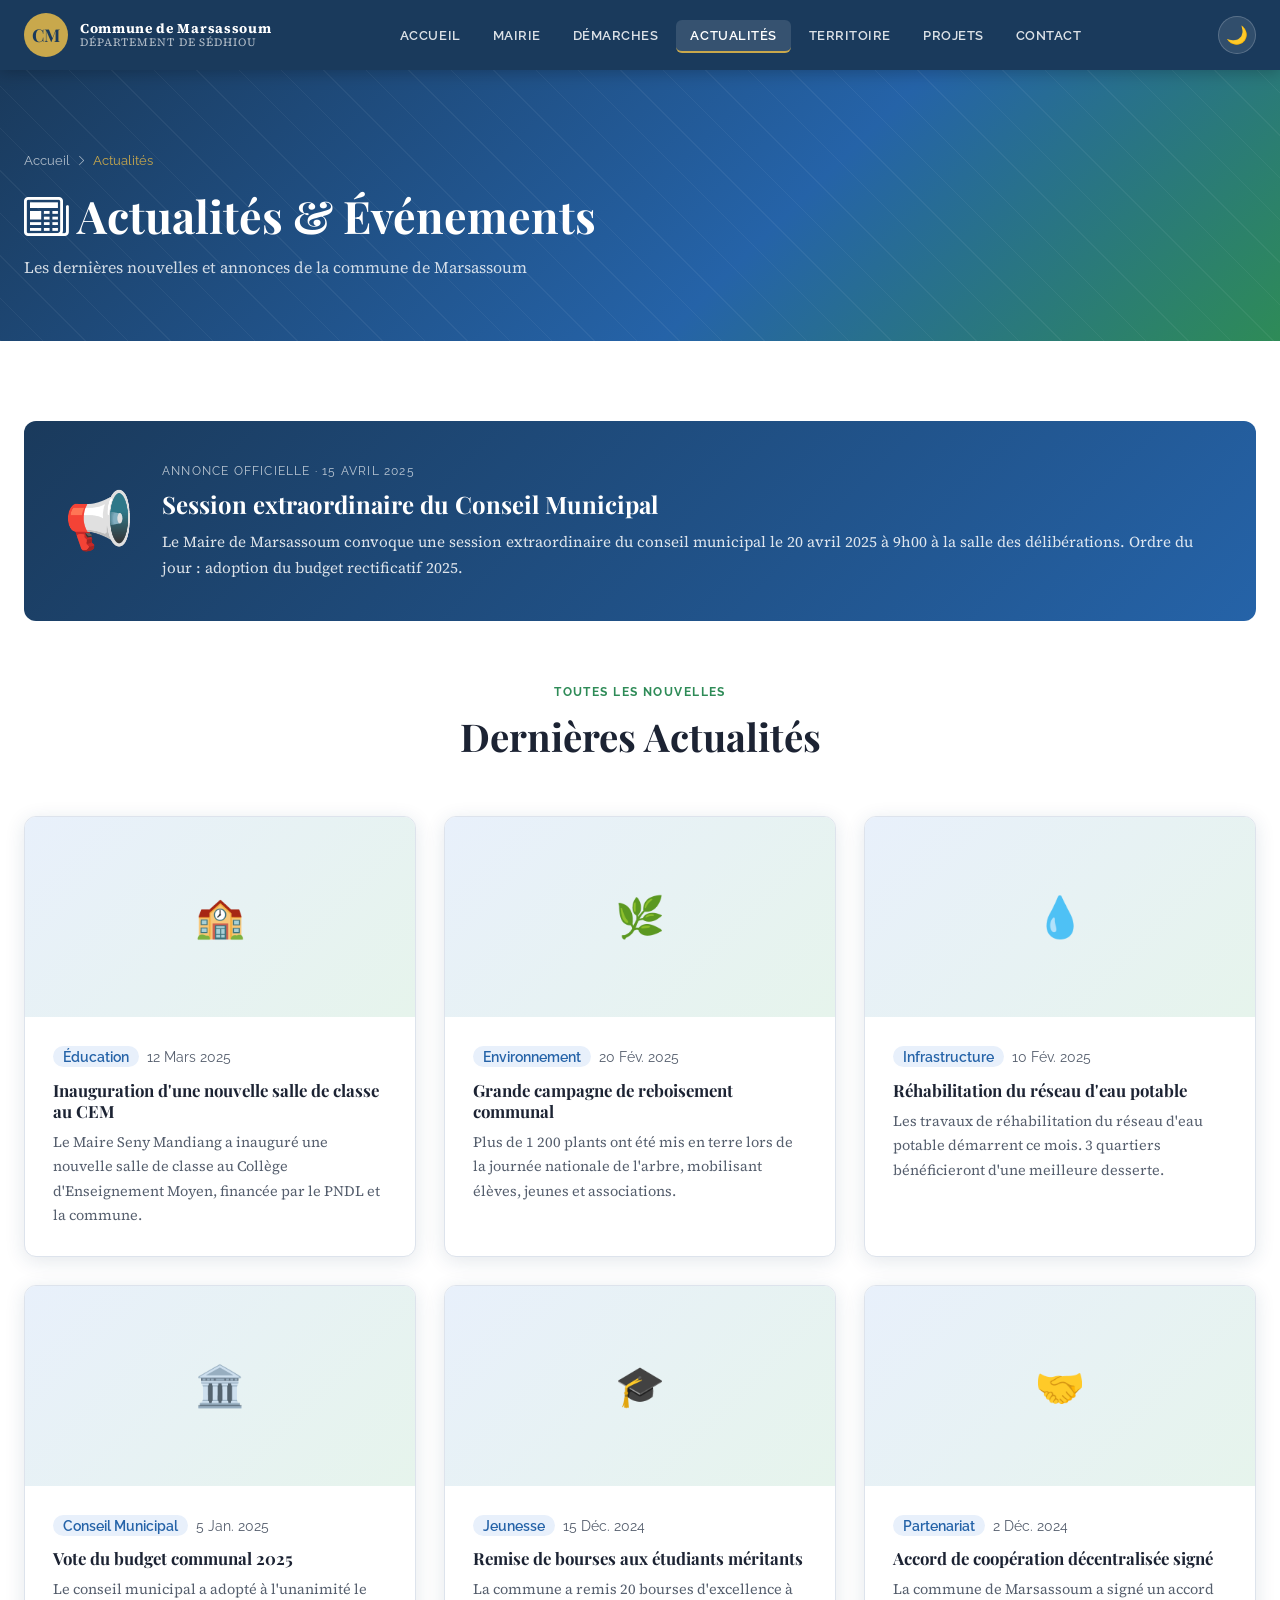
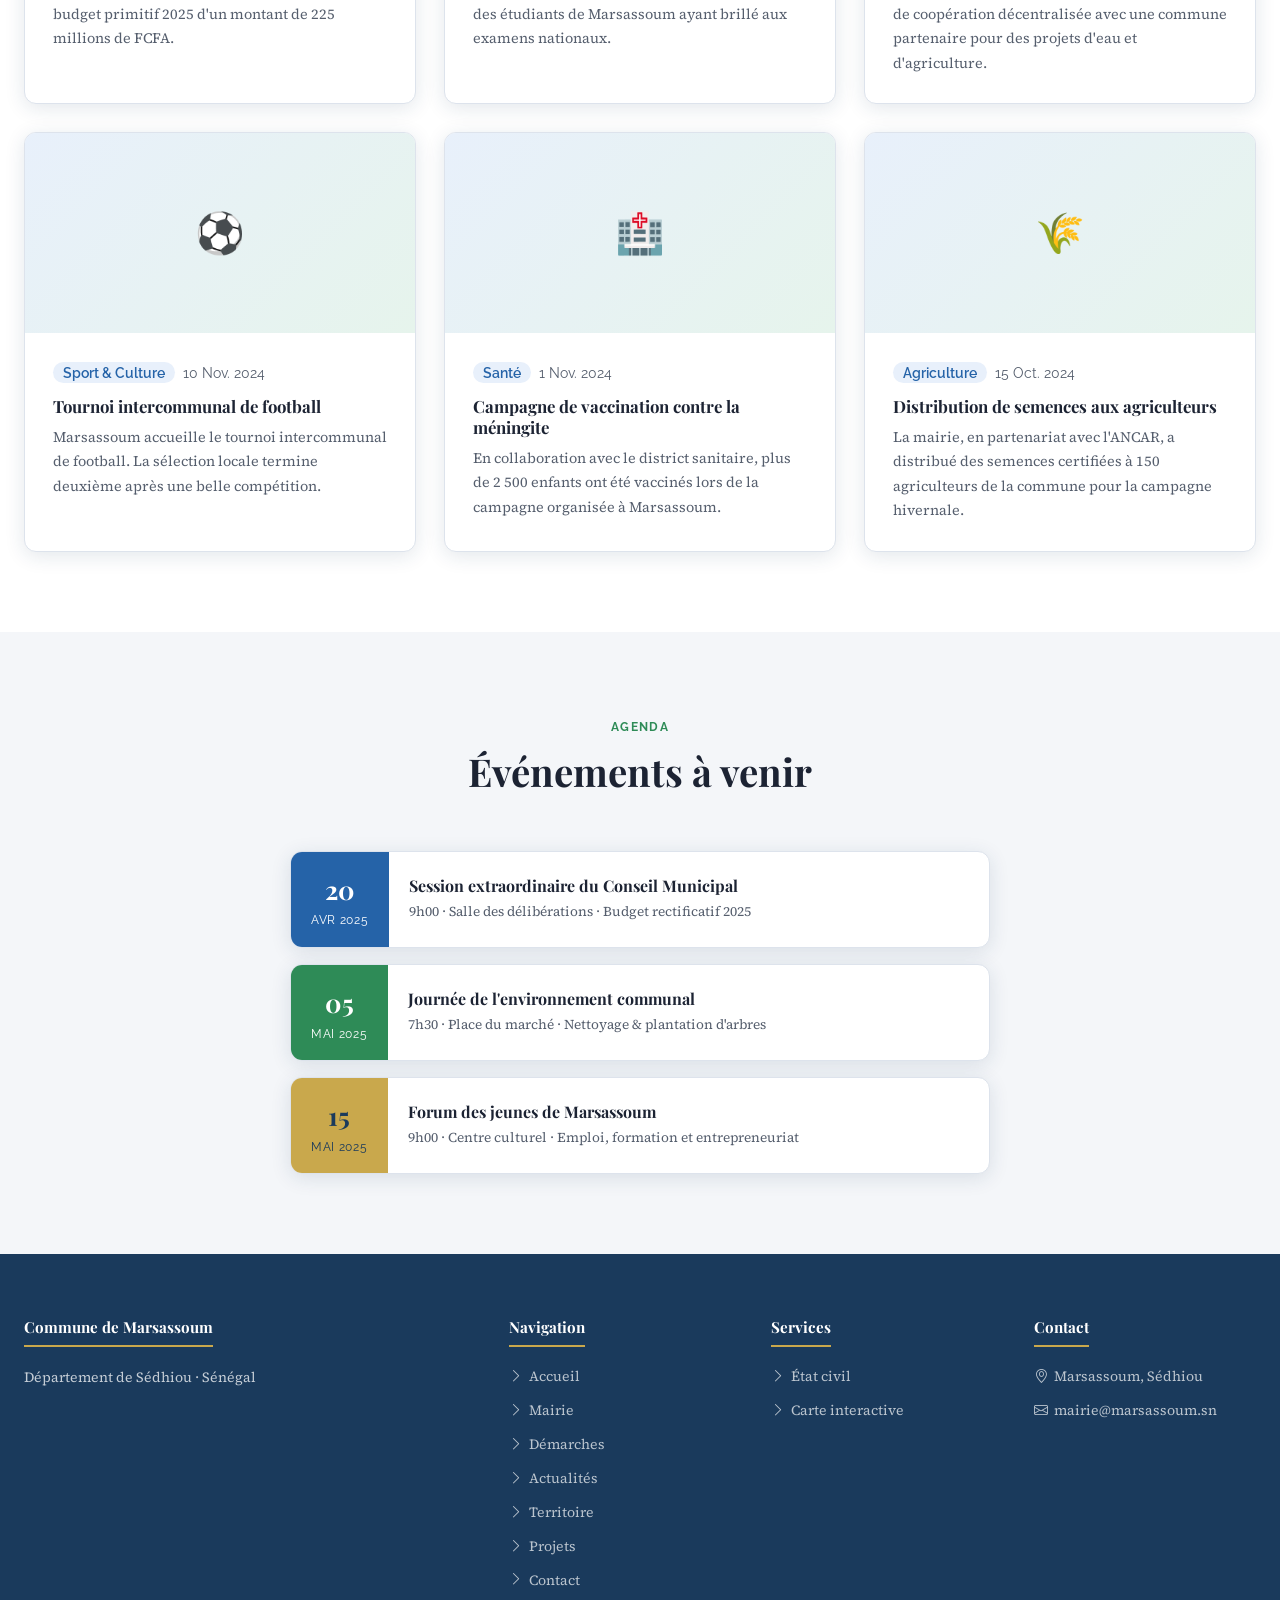
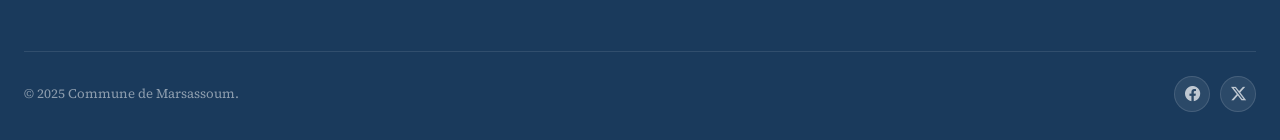
<file: actualites.html>
<!DOCTYPE html>
<html lang="fr" data-theme="light">
<head>
  <meta charset="UTF-8" />
  <meta name="viewport" content="width=device-width, initial-scale=1.0" />
  <meta name="description" content="Actualités et événements de la Commune de Marsassoum." />
  <title>Actualités — Commune de Marsassoum</title>
  <link rel="preconnect" href="https://fonts.googleapis.com" />
  <link rel="preconnect" href="https://fonts.gstatic.com" crossorigin />
  <link href="https://fonts.googleapis.com/css2?family=Playfair+Display:wght@400;700&family=Raleway:wght@400;600;700&family=Source+Serif+4:wght@400;600&display=swap" rel="stylesheet" />
  <link href="https://cdn.jsdelivr.net/npm/bootstrap-icons@1.11.3/font/bootstrap-icons.min.css" rel="stylesheet" />
  <link rel="stylesheet" href="style.css" />
</head>
<body>

  <nav id="navbar">
    <div class="nav-inner">
      <a href="index.html" class="nav-logo">
        <div class="logo-badge">CM</div>
        <div class="logo-text"><strong>Commune de Marsassoum</strong><span>Département de Sédhiou</span></div>
      </a>
      <ul class="nav-links">
        <li><a href="index.html">Accueil</a></li>
        <li><a href="mairie.html">Mairie</a></li>
        <li><a href="demarches.html">Démarches</a></li>
        <li><a href="actualites.html">Actualités</a></li>
        <li><a href="territoire.html">Territoire</a></li>
        <li><a href="projets.html">Projets</a></li>
        <li><a href="contact.html">Contact</a></li>
      </ul>
      <div style="display:flex;align-items:center;gap:8px;">
        <button class="btn-darkmode" id="btn-darkmode" onclick="toggleDarkMode()" title="Mode sombre / clair">🌙</button>
        <button class="btn-hamburger" id="btn-hamburger" aria-label="Menu"><span></span><span></span><span></span></button>
      </div>
    </div>
    <div class="nav-mobile" id="nav-mobile">
      <a href="index.html">🏠 Accueil</a>
      <a href="mairie.html">🏛️ Mairie</a>
      <a href="demarches.html">📋 Démarches</a>
      <a href="actualites.html">📰 Actualités</a>
      <a href="territoire.html">🗺️ Territoire</a>
      <a href="projets.html">🚀 Projets</a>
      <a href="contact.html">✉️ Contact</a>
    </div>
  </nav>

  <main class="page-content">

    <div class="page-hero">
      <div class="container">
        <div class="breadcrumb">
          <a href="index.html">Accueil</a>
          <i class="bi bi-chevron-right" style="font-size:.7rem;"></i>
          <span>Actualités</span>
        </div>
        <h1><i class="bi bi-newspaper"></i> Actualités & Événements</h1>
        <p>Les dernières nouvelles et annonces de la commune de Marsassoum</p>
      </div>
    </div>

    <!-- ANNONCE EN VEDETTE -->
    <section class="section">
      <div class="container">
        <div class="fade-in" style="
          background: linear-gradient(135deg, var(--bleu-primaire), var(--bleu-secondaire));
          border-radius: var(--rayon);
          padding: 40px;
          color: var(--blanc);
          display: flex;
          align-items: center;
          gap: 28px;
          margin-bottom: 56px;
          flex-wrap: wrap;
        ">
          <div style="font-size:3.5rem;">📢</div>
          <div style="flex:1;min-width:280px;">
            <div style="font-size:.75rem;font-family:'Raleway',sans-serif;text-transform:uppercase;letter-spacing:.1em;color:rgba(255,255,255,.7);margin-bottom:8px;">Annonce officielle · 15 Avril 2025</div>
            <h2 style="color:var(--blanc);margin-bottom:10px;font-size:1.5rem;">Session extraordinaire du Conseil Municipal</h2>
            <p style="color:rgba(255,255,255,.85);font-size:.95rem;">
              Le Maire de Marsassoum convoque une session extraordinaire du conseil municipal le 20 avril 2025 à 9h00 à la salle des délibérations. Ordre du jour : adoption du budget rectificatif 2025.
            </p>
          </div>
        </div>

        <!-- GRILLE ACTUALITÉS -->
        <div class="section-header fade-in">
          <span class="section-eyebrow">Toutes les nouvelles</span>
          <h2>Dernières Actualités</h2>
        </div>

        <div class="grid-3">

          <div class="card actu-card fade-in" data-delay="0">
            <div class="actu-img-placeholder">🏫</div>
            <div class="card-body">
              <p class="actu-meta"><span>Éducation</span> &nbsp;12 Mars 2025</p>
              <h3>Inauguration d'une nouvelle salle de classe au CEM</h3>
              <p>Le Maire Seny Mandiang a inauguré une nouvelle salle de classe au Collège d'Enseignement Moyen, financée par le PNDL et la commune.</p>
            </div>
          </div>

          <div class="card actu-card fade-in" data-delay="80">
            <div class="actu-img-placeholder">🌿</div>
            <div class="card-body">
              <p class="actu-meta"><span>Environnement</span> &nbsp;20 Fév. 2025</p>
              <h3>Grande campagne de reboisement communal</h3>
              <p>Plus de 1 200 plants ont été mis en terre lors de la journée nationale de l'arbre, mobilisant élèves, jeunes et associations.</p>
            </div>
          </div>

          <div class="card actu-card fade-in" data-delay="160">
            <div class="actu-img-placeholder">💧</div>
            <div class="card-body">
              <p class="actu-meta"><span>Infrastructure</span> &nbsp;10 Fév. 2025</p>
              <h3>Réhabilitation du réseau d'eau potable</h3>
              <p>Les travaux de réhabilitation du réseau d'eau potable démarrent ce mois. 3 quartiers bénéficieront d'une meilleure desserte.</p>
            </div>
          </div>

          <div class="card actu-card fade-in" data-delay="0">
            <div class="actu-img-placeholder">🏛️</div>
            <div class="card-body">
              <p class="actu-meta"><span>Conseil Municipal</span> &nbsp;5 Jan. 2025</p>
              <h3>Vote du budget communal 2025</h3>
              <p>Le conseil municipal a adopté à l'unanimité le budget primitif 2025 d'un montant de 225 millions de FCFA.</p>
            </div>
          </div>

          <div class="card actu-card fade-in" data-delay="80">
            <div class="actu-img-placeholder">🎓</div>
            <div class="card-body">
              <p class="actu-meta"><span>Jeunesse</span> &nbsp;15 Déc. 2024</p>
              <h3>Remise de bourses aux étudiants méritants</h3>
              <p>La commune a remis 20 bourses d'excellence à des étudiants de Marsassoum ayant brillé aux examens nationaux.</p>
            </div>
          </div>

          <div class="card actu-card fade-in" data-delay="160">
            <div class="actu-img-placeholder">🤝</div>
            <div class="card-body">
              <p class="actu-meta"><span>Partenariat</span> &nbsp;2 Déc. 2024</p>
              <h3>Accord de coopération décentralisée signé</h3>
              <p>La commune de Marsassoum a signé un accord de coopération décentralisée avec une commune partenaire pour des projets d'eau et d'agriculture.</p>
            </div>
          </div>

          <div class="card actu-card fade-in" data-delay="0">
            <div class="actu-img-placeholder">⚽</div>
            <div class="card-body">
              <p class="actu-meta"><span>Sport & Culture</span> &nbsp;10 Nov. 2024</p>
              <h3>Tournoi intercommunal de football</h3>
              <p>Marsassoum accueille le tournoi intercommunal de football. La sélection locale termine deuxième après une belle compétition.</p>
            </div>
          </div>

          <div class="card actu-card fade-in" data-delay="80">
            <div class="actu-img-placeholder">🏥</div>
            <div class="card-body">
              <p class="actu-meta"><span>Santé</span> &nbsp;1 Nov. 2024</p>
              <h3>Campagne de vaccination contre la méningite</h3>
              <p>En collaboration avec le district sanitaire, plus de 2 500 enfants ont été vaccinés lors de la campagne organisée à Marsassoum.</p>
            </div>
          </div>

          <div class="card actu-card fade-in" data-delay="160">
            <div class="actu-img-placeholder">🌾</div>
            <div class="card-body">
              <p class="actu-meta"><span>Agriculture</span> &nbsp;15 Oct. 2024</p>
              <h3>Distribution de semences aux agriculteurs</h3>
              <p>La mairie, en partenariat avec l'ANCAR, a distribué des semences certifiées à 150 agriculteurs de la commune pour la campagne hivernale.</p>
            </div>
          </div>

        </div>
      </div>
    </section>

    <!-- AGENDA -->
    <section class="section section-alt">
      <div class="container">
        <div class="section-header fade-in">
          <span class="section-eyebrow">Agenda</span>
          <h2>Événements à venir</h2>
        </div>
        <div style="max-width:700px;margin:0 auto;display:flex;flex-direction:column;gap:16px;">

          <div class="card fade-in" style="display:flex;gap:20px;align-items:center;padding:0;overflow:hidden;">
            <div style="background:var(--bleu-secondaire);color:var(--blanc);padding:16px 20px;text-align:center;min-width:80px;flex-shrink:0;">
              <div style="font-size:1.6rem;font-weight:700;font-family:'Playfair Display',serif;">20</div>
              <div style="font-size:.72rem;text-transform:uppercase;letter-spacing:.06em;font-family:'Raleway',sans-serif;">Avr 2025</div>
            </div>
            <div style="padding:16px 16px 16px 0;">
              <h4 style="margin-bottom:4px;">Session extraordinaire du Conseil Municipal</h4>
              <p style="font-size:.85rem;color:var(--texte-secondaire);">9h00 · Salle des délibérations · Budget rectificatif 2025</p>
            </div>
          </div>

          <div class="card fade-in" data-delay="80" style="display:flex;gap:20px;align-items:center;padding:0;overflow:hidden;">
            <div style="background:var(--vert-accent);color:var(--blanc);padding:16px 20px;text-align:center;min-width:80px;flex-shrink:0;">
              <div style="font-size:1.6rem;font-weight:700;font-family:'Playfair Display',serif;">05</div>
              <div style="font-size:.72rem;text-transform:uppercase;letter-spacing:.06em;font-family:'Raleway',sans-serif;">Mai 2025</div>
            </div>
            <div style="padding:16px 16px 16px 0;">
              <h4 style="margin-bottom:4px;">Journée de l'environnement communal</h4>
              <p style="font-size:.85rem;color:var(--texte-secondaire);">7h30 · Place du marché · Nettoyage & plantation d'arbres</p>
            </div>
          </div>

          <div class="card fade-in" data-delay="160" style="display:flex;gap:20px;align-items:center;padding:0;overflow:hidden;">
            <div style="background:var(--or-accent);color:var(--bleu-primaire);padding:16px 20px;text-align:center;min-width:80px;flex-shrink:0;">
              <div style="font-size:1.6rem;font-weight:700;font-family:'Playfair Display',serif;">15</div>
              <div style="font-size:.72rem;text-transform:uppercase;letter-spacing:.06em;font-family:'Raleway',sans-serif;">Mai 2025</div>
            </div>
            <div style="padding:16px 16px 16px 0;">
              <h4 style="margin-bottom:4px;">Forum des jeunes de Marsassoum</h4>
              <p style="font-size:.85rem;color:var(--texte-secondaire);">9h00 · Centre culturel · Emploi, formation et entrepreneuriat</p>
            </div>
          </div>

        </div>
      </div>
    </section>

  </main>

  <footer>
    <div class="container">
      <div class="footer-grid">
        <div class="footer-col"><h4>Commune de Marsassoum</h4><p>Département de Sédhiou · Sénégal</p></div>
        <div class="footer-col"><h4>Navigation</h4><ul>
          <li><a href="index.html"><i class="bi bi-chevron-right"></i> Accueil</a></li>
          <li><a href="mairie.html"><i class="bi bi-chevron-right"></i> Mairie</a></li>
          <li><a href="demarches.html"><i class="bi bi-chevron-right"></i> Démarches</a></li>
          <li><a href="actualites.html"><i class="bi bi-chevron-right"></i> Actualités</a></li>
          <li><a href="territoire.html"><i class="bi bi-chevron-right"></i> Territoire</a></li>
          <li><a href="projets.html"><i class="bi bi-chevron-right"></i> Projets</a></li>
          <li><a href="contact.html"><i class="bi bi-chevron-right"></i> Contact</a></li>
        </ul></div>
        <div class="footer-col"><h4>Services</h4><ul>
          <li><a href="demarches.html"><i class="bi bi-chevron-right"></i> État civil</a></li>
          <li><a href="territoire.html"><i class="bi bi-chevron-right"></i> Carte interactive</a></li>
        </ul></div>
        <div class="footer-col"><h4>Contact</h4><ul>
          <li><a href="#"><i class="bi bi-geo-alt"></i> Marsassoum, Sédhiou</a></li>
          <li><a href="mailto:mairie@marsassoum.sn"><i class="bi bi-envelope"></i> mairie@marsassoum.sn</a></li>
        </ul></div>
      </div>
      <div class="footer-bottom">
        <p>© 2025 Commune de Marsassoum.</p>
        <div class="footer-socials"><a href="#"><i class="bi bi-facebook"></i></a><a href="#"><i class="bi bi-twitter-x"></i></a></div>
      </div>
    </div>
  </footer>

  <button id="btn-top" title="Retour en haut"><i class="bi bi-chevron-up"></i></button>
  <script src="script.js"></script>
</body>
</html>
</file>
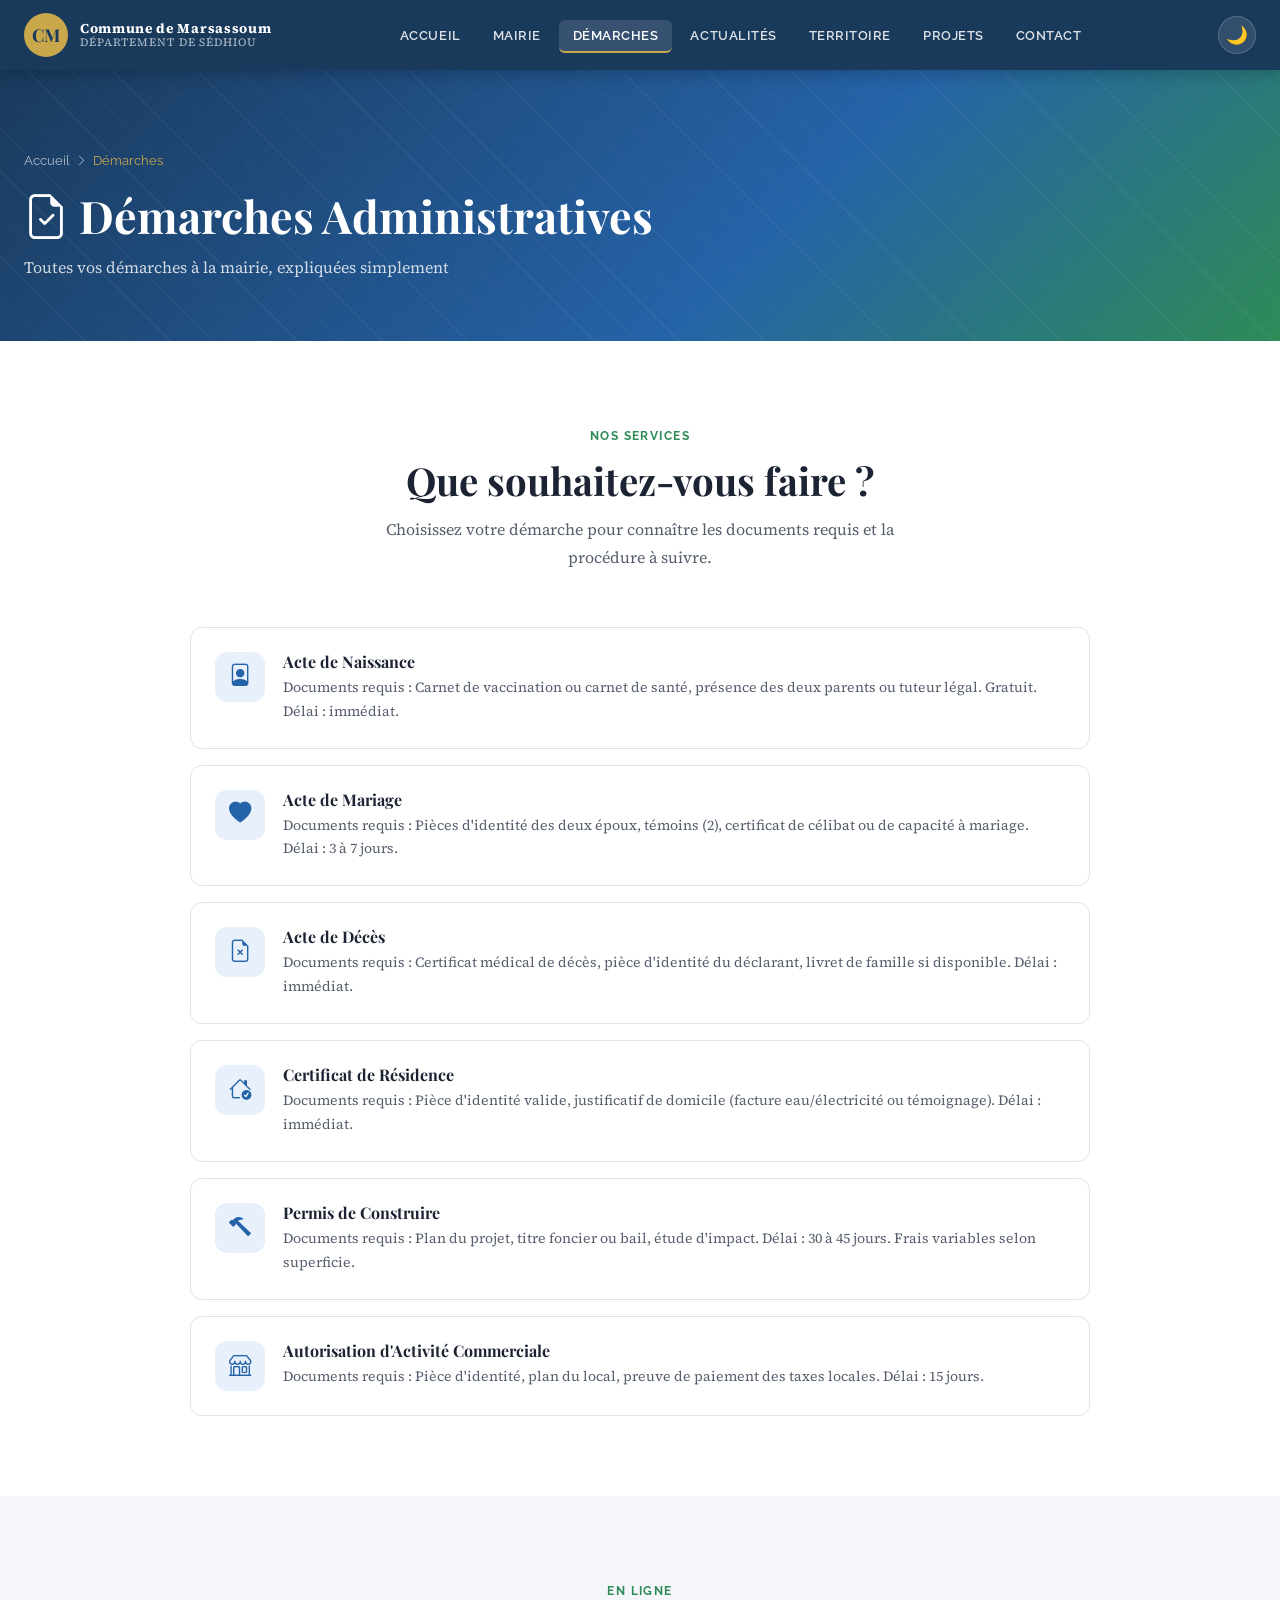
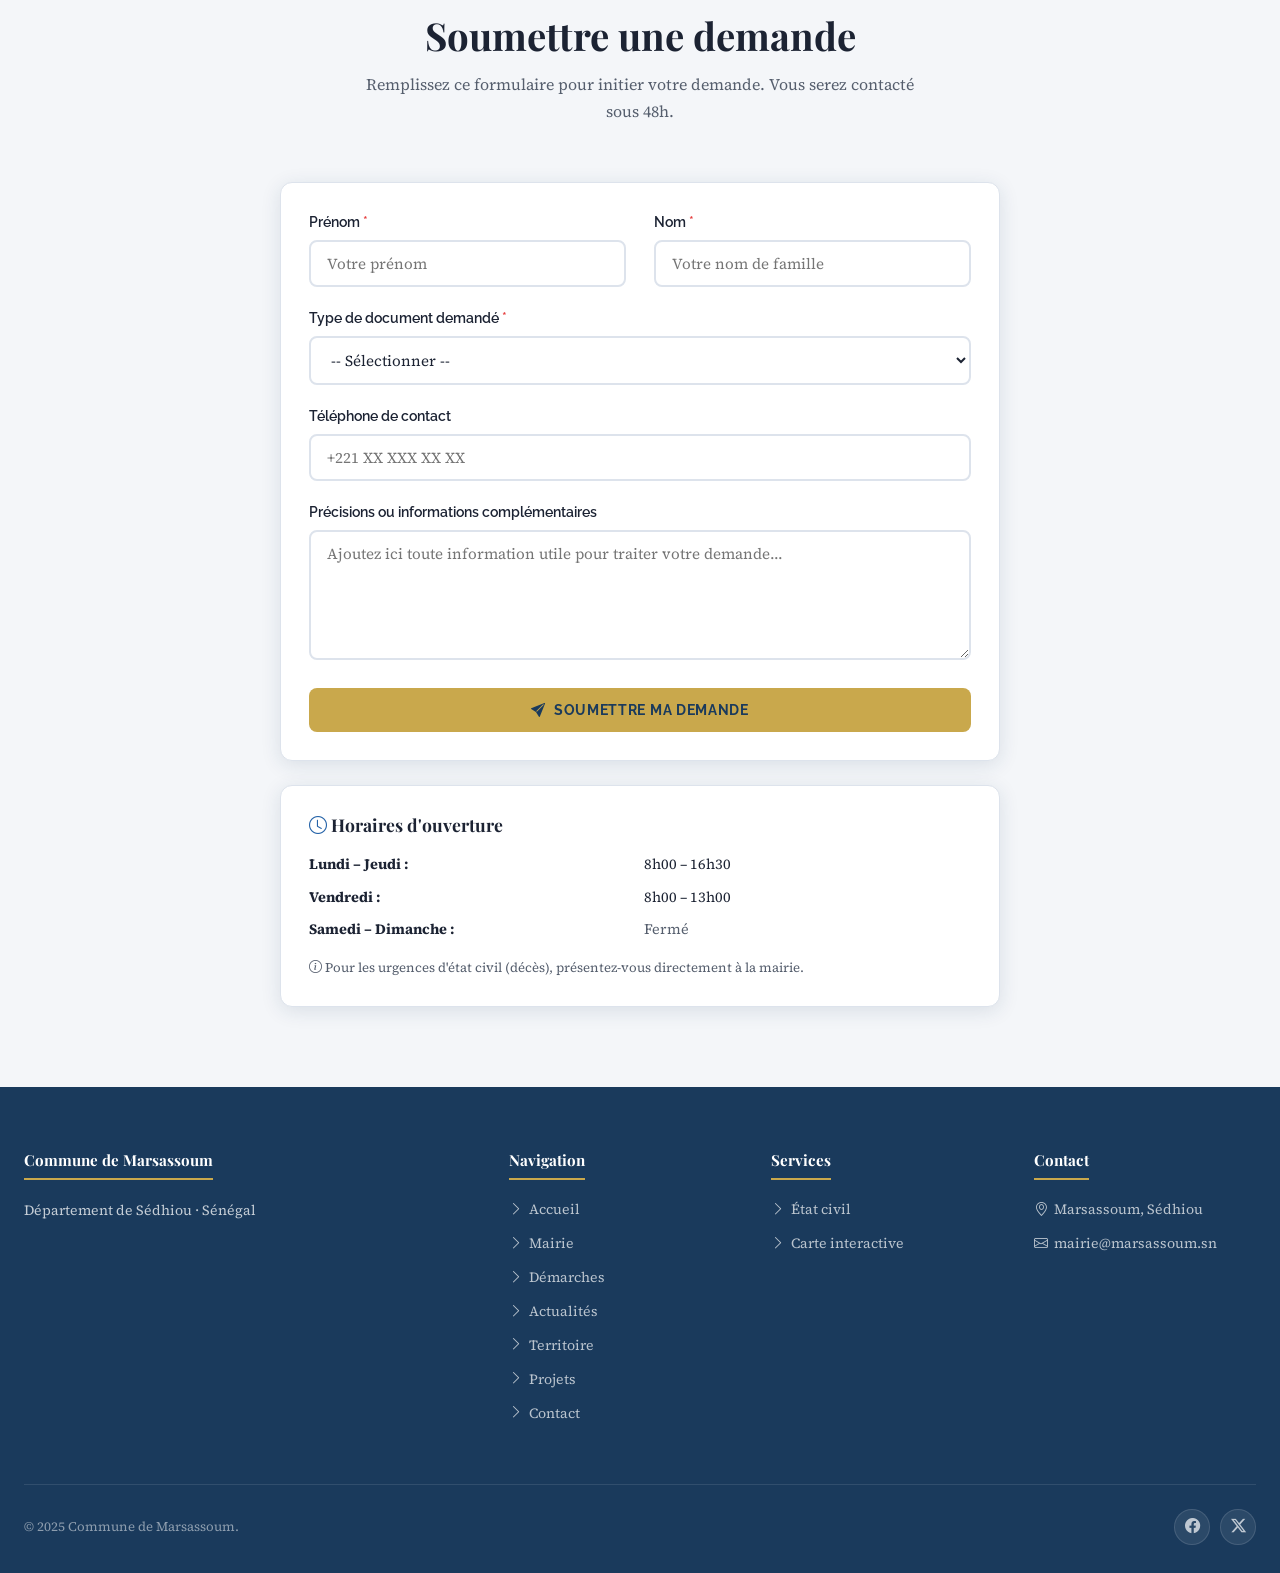
<file: demarches.html>
<!DOCTYPE html>
<html lang="fr" data-theme="light">
<head>
  <meta charset="UTF-8" />
  <meta name="viewport" content="width=device-width, initial-scale=1.0" />
  <meta name="description" content="Démarches administratives de la Commune de Marsassoum — état civil, permis, attestations." />
  <title>Démarches — Commune de Marsassoum</title>
  <link rel="preconnect" href="https://fonts.googleapis.com" />
  <link rel="preconnect" href="https://fonts.gstatic.com" crossorigin />
  <link href="https://fonts.googleapis.com/css2?family=Playfair+Display:wght@400;700&family=Raleway:wght@400;600;700&family=Source+Serif+4:wght@400;600&display=swap" rel="stylesheet" />
  <link href="https://cdn.jsdelivr.net/npm/bootstrap-icons@1.11.3/font/bootstrap-icons.min.css" rel="stylesheet" />
  <link rel="stylesheet" href="style.css" />
</head>
<body>

  <nav id="navbar">
    <div class="nav-inner">
      <a href="index.html" class="nav-logo">
        <div class="logo-badge">CM</div>
        <div class="logo-text"><strong>Commune de Marsassoum</strong><span>Département de Sédhiou</span></div>
      </a>
      <ul class="nav-links">
        <li><a href="index.html">Accueil</a></li>
        <li><a href="mairie.html">Mairie</a></li>
        <li><a href="demarches.html">Démarches</a></li>
        <li><a href="actualites.html">Actualités</a></li>
        <li><a href="territoire.html">Territoire</a></li>
        <li><a href="projets.html">Projets</a></li>
        <li><a href="contact.html">Contact</a></li>
      </ul>
      <div style="display:flex;align-items:center;gap:8px;">
        <button class="btn-darkmode" id="btn-darkmode" onclick="toggleDarkMode()" title="Mode sombre / clair">🌙</button>
        <button class="btn-hamburger" id="btn-hamburger" aria-label="Menu"><span></span><span></span><span></span></button>
      </div>
    </div>
    <div class="nav-mobile" id="nav-mobile">
      <a href="index.html">🏠 Accueil</a>
      <a href="mairie.html">🏛️ Mairie</a>
      <a href="demarches.html">📋 Démarches</a>
      <a href="actualites.html">📰 Actualités</a>
      <a href="territoire.html">🗺️ Territoire</a>
      <a href="projets.html">🚀 Projets</a>
      <a href="contact.html">✉️ Contact</a>
    </div>
  </nav>

  <main class="page-content">

    <div class="page-hero">
      <div class="container">
        <div class="breadcrumb">
          <a href="index.html">Accueil</a>
          <i class="bi bi-chevron-right" style="font-size:.7rem;"></i>
          <span>Démarches</span>
        </div>
        <h1><i class="bi bi-file-earmark-check"></i> Démarches Administratives</h1>
        <p>Toutes vos démarches à la mairie, expliquées simplement</p>
      </div>
    </div>

    <!-- LISTE DES DÉMARCHES -->
    <section class="section">
      <div class="container">
        <div class="section-header fade-in">
          <span class="section-eyebrow">Nos services</span>
          <h2>Que souhaitez-vous faire ?</h2>
          <p>Choisissez votre démarche pour connaître les documents requis et la procédure à suivre.</p>
        </div>

        <div style="display:flex;flex-direction:column;gap:16px;max-width:900px;margin:0 auto;">

          <div class="demarche-item fade-in" data-delay="0">
            <div class="demarche-icone"><i class="bi bi-file-person"></i></div>
            <div>
              <h3>Acte de Naissance</h3>
              <p>Documents requis : Carnet de vaccination ou carnet de santé, présence des deux parents ou tuteur légal. Gratuit. Délai : immédiat.</p>
            </div>
          </div>

          <div class="demarche-item fade-in" data-delay="60">
            <div class="demarche-icone"><i class="bi bi-heart-fill"></i></div>
            <div>
              <h3>Acte de Mariage</h3>
              <p>Documents requis : Pièces d'identité des deux époux, témoins (2), certificat de célibat ou de capacité à mariage. Délai : 3 à 7 jours.</p>
            </div>
          </div>

          <div class="demarche-item fade-in" data-delay="120">
            <div class="demarche-icone"><i class="bi bi-file-earmark-x"></i></div>
            <div>
              <h3>Acte de Décès</h3>
              <p>Documents requis : Certificat médical de décès, pièce d'identité du déclarant, livret de famille si disponible. Délai : immédiat.</p>
            </div>
          </div>

          <div class="demarche-item fade-in" data-delay="180">
            <div class="demarche-icone"><i class="bi bi-house-check"></i></div>
            <div>
              <h3>Certificat de Résidence</h3>
              <p>Documents requis : Pièce d'identité valide, justificatif de domicile (facture eau/électricité ou témoignage). Délai : immédiat.</p>
            </div>
          </div>

          <div class="demarche-item fade-in" data-delay="240">
            <div class="demarche-icone"><i class="bi bi-hammer"></i></div>
            <div>
              <h3>Permis de Construire</h3>
              <p>Documents requis : Plan du projet, titre foncier ou bail, étude d'impact. Délai : 30 à 45 jours. Frais variables selon superficie.</p>
            </div>
          </div>

          <div class="demarche-item fade-in" data-delay="300">
            <div class="demarche-icone"><i class="bi bi-shop"></i></div>
            <div>
              <h3>Autorisation d'Activité Commerciale</h3>
              <p>Documents requis : Pièce d'identité, plan du local, preuve de paiement des taxes locales. Délai : 15 jours.</p>
            </div>
          </div>

        </div>
      </div>
    </section>

    <!-- FORMULAIRE DE DEMANDE EN LIGNE -->
    <section class="section section-alt">
      <div class="container">
        <div style="max-width:720px;margin:0 auto;">
          <div class="section-header fade-in">
            <span class="section-eyebrow">En ligne</span>
            <h2>Soumettre une demande</h2>
            <p>Remplissez ce formulaire pour initier votre demande. Vous serez contacté sous 48h.</p>
          </div>

          <div class="card fade-in">
            <div class="card-body">
              <form id="form-demarche" novalidate>

                <div class="grid-2">
                  <div class="form-group">
                    <label for="dem-prenom">Prénom <span style="color:#e53e3e">*</span></label>
                    <input type="text" id="dem-prenom" class="form-control" placeholder="Votre prénom" />
                    <div class="msg-erreur" id="err-prenom">Veuillez saisir votre prénom (min. 2 caractères).</div>
                  </div>
                  <div class="form-group">
                    <label for="dem-nom">Nom <span style="color:#e53e3e">*</span></label>
                    <input type="text" id="dem-nom" class="form-control" placeholder="Votre nom de famille" />
                    <div class="msg-erreur" id="err-dem-nom">Veuillez saisir votre nom (min. 2 caractères).</div>
                  </div>
                </div>

                <div class="form-group">
                  <label for="dem-type">Type de document demandé <span style="color:#e53e3e">*</span></label>
                  <select id="dem-type" class="form-control">
                    <option value="">-- Sélectionner --</option>
                    <option value="naissance">Acte de naissance</option>
                    <option value="mariage">Acte de mariage</option>
                    <option value="deces">Acte de décès</option>
                    <option value="residence">Certificat de résidence</option>
                    <option value="construire">Permis de construire</option>
                    <option value="commerce">Autorisation commerciale</option>
                    <option value="autre">Autre</option>
                  </select>
                  <div class="msg-erreur" id="err-type">Veuillez sélectionner un type de document.</div>
                </div>

                <div class="form-group">
                  <label for="dem-telephone">Téléphone de contact</label>
                  <input type="tel" id="dem-telephone" class="form-control" placeholder="+221 XX XXX XX XX" />
                </div>

                <div class="form-group">
                  <label for="dem-precisions">Précisions ou informations complémentaires</label>
                  <textarea id="dem-precisions" class="form-control" placeholder="Ajoutez ici toute information utile pour traiter votre demande..."></textarea>
                </div>

                <button type="submit" class="btn-primary" style="width:100%;justify-content:center;padding:14px;">
                  <i class="bi bi-send-fill"></i> Soumettre ma demande
                </button>

                <div class="alerte" id="alerte-demarche"></div>
              </form>
            </div>
          </div>

          <!-- Horaires -->
          <div class="card fade-in" style="margin-top:24px;">
            <div class="card-body">
              <h3 style="margin-bottom:16px;font-size:1.1rem;"><i class="bi bi-clock" style="color:var(--bleu-secondaire);"></i> Horaires d'ouverture</h3>
              <div style="display:grid;grid-template-columns:1fr 1fr;gap:8px;font-size:.9rem;">
                <div><strong>Lundi – Jeudi :</strong></div><div>8h00 – 16h30</div>
                <div><strong>Vendredi :</strong></div><div>8h00 – 13h00</div>
                <div><strong>Samedi – Dimanche :</strong></div><div style="color:var(--texte-secondaire);">Fermé</div>
              </div>
              <p style="font-size:.82rem;color:var(--texte-secondaire);margin-top:14px;">
                <i class="bi bi-info-circle"></i> Pour les urgences d'état civil (décès), présentez-vous directement à la mairie.
              </p>
            </div>
          </div>
        </div>
      </div>
    </section>

  </main>

  <footer>
    <div class="container">
      <div class="footer-grid">
        <div class="footer-col"><h4>Commune de Marsassoum</h4><p>Département de Sédhiou · Sénégal</p></div>
        <div class="footer-col"><h4>Navigation</h4><ul>
          <li><a href="index.html"><i class="bi bi-chevron-right"></i> Accueil</a></li>
          <li><a href="mairie.html"><i class="bi bi-chevron-right"></i> Mairie</a></li>
          <li><a href="demarches.html"><i class="bi bi-chevron-right"></i> Démarches</a></li>
          <li><a href="actualites.html"><i class="bi bi-chevron-right"></i> Actualités</a></li>
          <li><a href="territoire.html"><i class="bi bi-chevron-right"></i> Territoire</a></li>
          <li><a href="projets.html"><i class="bi bi-chevron-right"></i> Projets</a></li>
          <li><a href="contact.html"><i class="bi bi-chevron-right"></i> Contact</a></li>
        </ul></div>
        <div class="footer-col"><h4>Services</h4><ul>
          <li><a href="demarches.html"><i class="bi bi-chevron-right"></i> État civil</a></li>
          <li><a href="territoire.html"><i class="bi bi-chevron-right"></i> Carte interactive</a></li>
        </ul></div>
        <div class="footer-col"><h4>Contact</h4><ul>
          <li><a href="#"><i class="bi bi-geo-alt"></i> Marsassoum, Sédhiou</a></li>
          <li><a href="mailto:mairie@marsassoum.sn"><i class="bi bi-envelope"></i> mairie@marsassoum.sn</a></li>
        </ul></div>
      </div>
      <div class="footer-bottom">
        <p>© 2025 Commune de Marsassoum.</p>
        <div class="footer-socials"><a href="#"><i class="bi bi-facebook"></i></a><a href="#"><i class="bi bi-twitter-x"></i></a></div>
      </div>
    </div>
  </footer>

  <button id="btn-top" title="Retour en haut"><i class="bi bi-chevron-up"></i></button>
  <script src="script.js"></script>
</body>
</html>
</file>
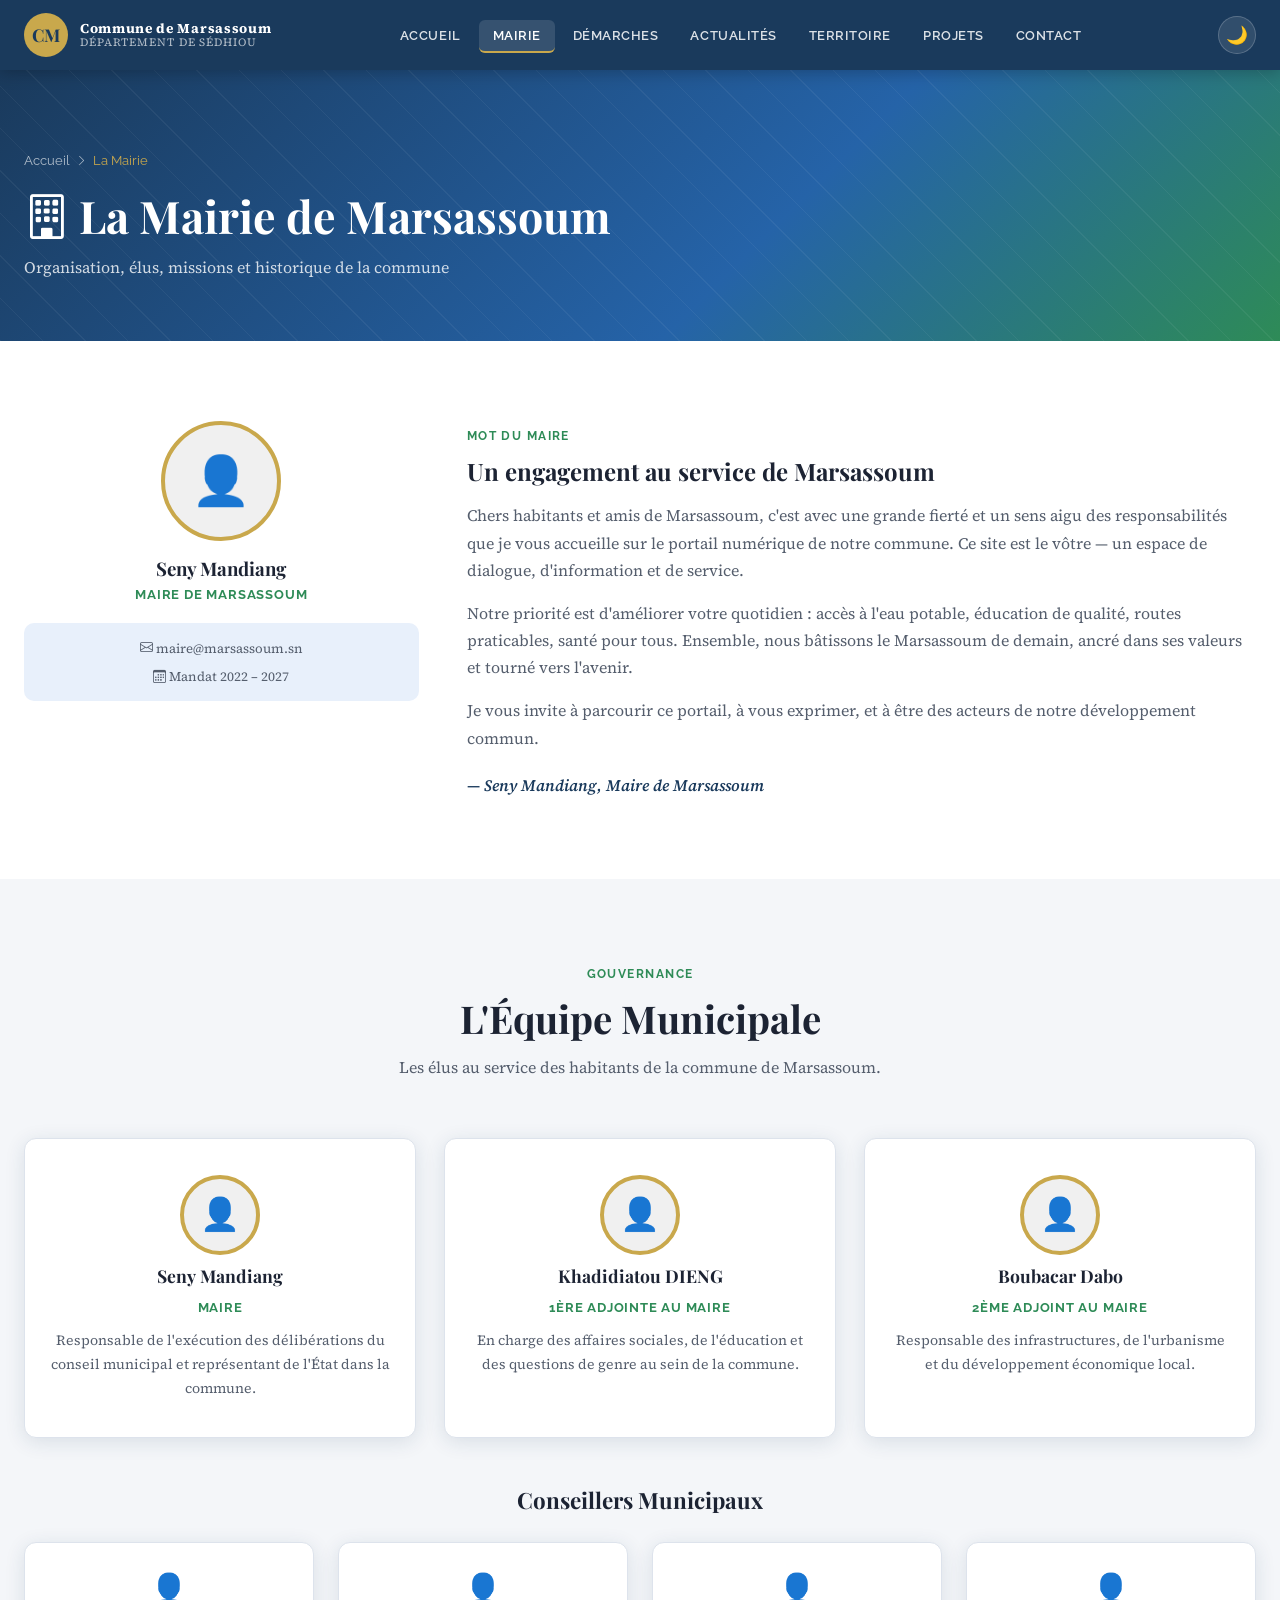
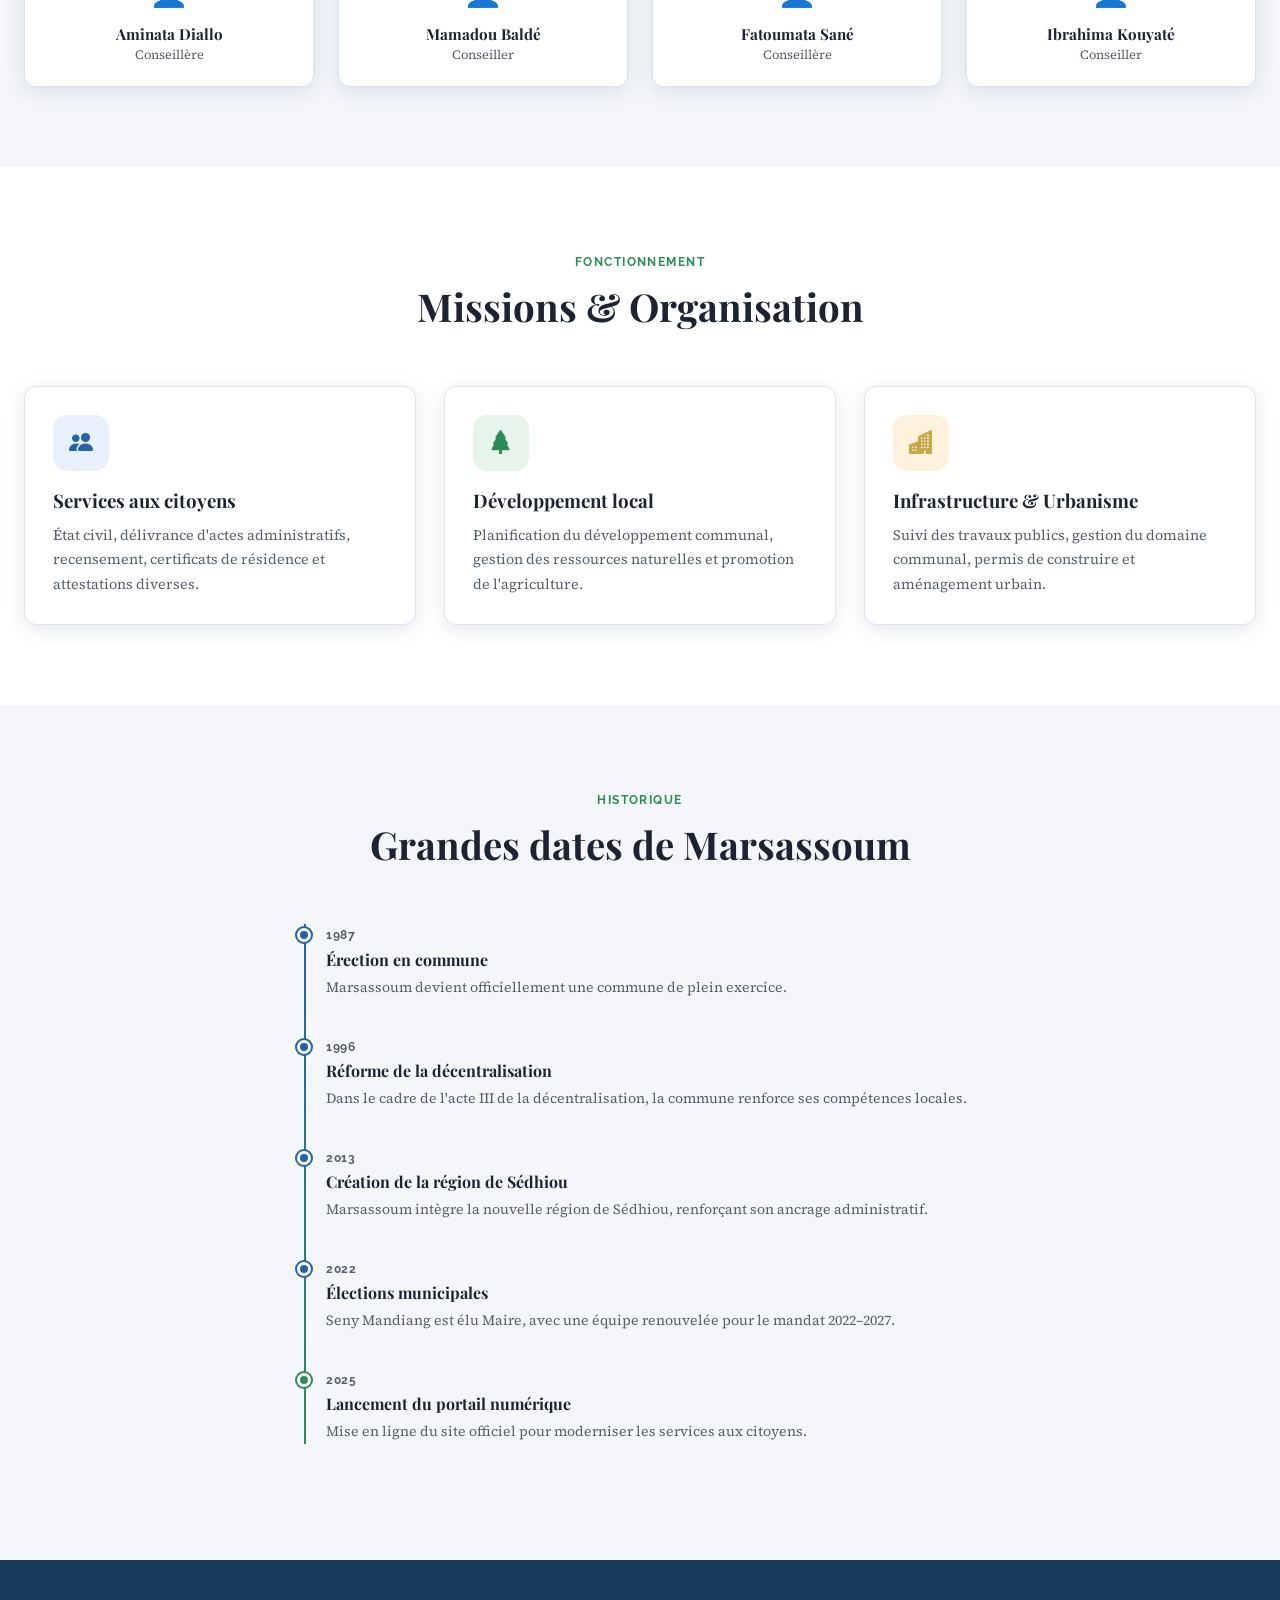
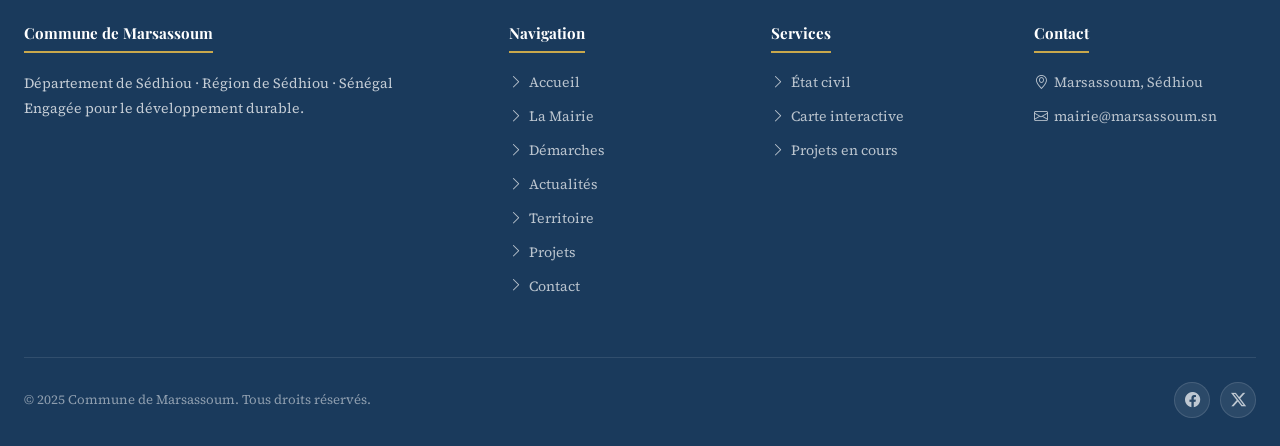
<file: mairie.html>
<!DOCTYPE html>
<html lang="fr" data-theme="light">
<head>
  <meta charset="UTF-8" />
  <meta name="viewport" content="width=device-width, initial-scale=1.0" />
  <meta name="description" content="Organisation et équipe municipale de la Commune de Marsassoum." />
  <title>La Mairie — Commune de Marsassoum</title>
  <link rel="preconnect" href="https://fonts.googleapis.com" />
  <link rel="preconnect" href="https://fonts.gstatic.com" crossorigin />
  <link href="https://fonts.googleapis.com/css2?family=Playfair+Display:wght@400;700&family=Raleway:wght@400;600;700&family=Source+Serif+4:wght@400;600&display=swap" rel="stylesheet" />
  <link href="https://cdn.jsdelivr.net/npm/bootstrap-icons@1.11.3/font/bootstrap-icons.min.css" rel="stylesheet" />
  <link rel="stylesheet" href="style.css" />
</head>
<body>

  <!-- NAVBAR identique sur toutes les pages -->
  <nav id="navbar">
    <div class="nav-inner">
      <a href="index.html" class="nav-logo">
        <div class="logo-badge">CM</div>
        <div class="logo-text">
          <strong>Commune de Marsassoum</strong>
          <span>Département de Sédhiou</span>
        </div>
      </a>
      <ul class="nav-links">
        <li><a href="index.html">Accueil</a></li>
        <li><a href="mairie.html">Mairie</a></li>
        <li><a href="demarches.html">Démarches</a></li>
        <li><a href="actualites.html">Actualités</a></li>
        <li><a href="territoire.html">Territoire</a></li>
        <li><a href="projets.html">Projets</a></li>
        <li><a href="contact.html">Contact</a></li>
      </ul>
      <div style="display:flex;align-items:center;gap:8px;">
        <button class="btn-darkmode" id="btn-darkmode" onclick="toggleDarkMode()" title="Mode sombre / clair">🌙</button>
        <button class="btn-hamburger" id="btn-hamburger" aria-label="Menu"><span></span><span></span><span></span></button>
      </div>
    </div>
    <div class="nav-mobile" id="nav-mobile">
      <a href="index.html">🏠 Accueil</a>
      <a href="mairie.html">🏛️ Mairie</a>
      <a href="demarches.html">📋 Démarches</a>
      <a href="actualites.html">📰 Actualités</a>
      <a href="territoire.html">🗺️ Territoire</a>
      <a href="projets.html">🚀 Projets</a>
      <a href="contact.html">✉️ Contact</a>
    </div>
  </nav>

  <main class="page-content">

    <!-- HERO PAGE -->
    <div class="page-hero">
      <div class="container">
        <div class="breadcrumb">
          <a href="index.html">Accueil</a>
          <i class="bi bi-chevron-right" style="font-size:.7rem;"></i>
          <span>La Mairie</span>
        </div>
        <h1><i class="bi bi-building"></i> La Mairie de Marsassoum</h1>
        <p>Organisation, élus, missions et historique de la commune</p>
      </div>
    </div>

    <!-- MOT DU MAIRE -->
    <section class="section">
      <div class="container">
        <div style="display:grid;grid-template-columns:1fr 2fr;gap:48px;align-items:start;">
          <div class="fade-left" style="text-align:center;">
            <div class="equipe-avatar" style="width:120px;height:120px;font-size:3rem;margin:0 auto 16px;">👤</div>
            <h3 style="margin-bottom:4px;">Seny Mandiang</h3>
            <p class="role" style="font-family:'Raleway',sans-serif;font-size:.82rem;color:var(--vert-accent);font-weight:700;text-transform:uppercase;letter-spacing:.06em;">Maire de Marsassoum</p>
            <div style="margin-top:16px;padding:14px;background:var(--bleu-clair);border-radius:10px;font-size:.82rem;color:var(--texte-secondaire);">
              <p><i class="bi bi-envelope"></i> maire@marsassoum.sn</p>
              <p style="margin-top:6px;"><i class="bi bi-calendar3"></i> Mandat 2022 – 2027</p>
            </div>
          </div>
          <div class="fade-right">
            <span class="section-eyebrow">Mot du Maire</span>
            <h2>Un engagement au service de Marsassoum</h2>
            <p style="color:var(--texte-secondaire);margin:16px 0;">
              Chers habitants et amis de Marsassoum, c'est avec une grande fierté et un sens aigu des responsabilités 
              que je vous accueille sur le portail numérique de notre commune. Ce site est le vôtre — un espace de 
              dialogue, d'information et de service.
            </p>
            <p style="color:var(--texte-secondaire);margin-bottom:16px;">
              Notre priorité est d'améliorer votre quotidien : accès à l'eau potable, éducation de qualité, 
              routes praticables, santé pour tous. Ensemble, nous bâtissons le Marsassoum de demain, 
              ancré dans ses valeurs et tourné vers l'avenir.
            </p>
            <p style="color:var(--texte-secondaire);">
              Je vous invite à parcourir ce portail, à vous exprimer, et à être des acteurs de notre développement commun.
            </p>
            <p style="margin-top:20px;font-style:italic;color:var(--bleu-primaire);font-weight:600;">— Seny Mandiang, Maire de Marsassoum</p>
          </div>
        </div>
      </div>
    </section>

    <!-- ÉQUIPE MUNICIPALE -->
    <section class="section section-alt">
      <div class="container">
        <div class="section-header fade-in">
          <span class="section-eyebrow">Gouvernance</span>
          <h2>L'Équipe Municipale</h2>
          <p>Les élus au service des habitants de la commune de Marsassoum.</p>
        </div>

        <div class="grid-3">
          <div class="card equipe-card fade-in" data-delay="0">
           <div class="equipe-avatar">👤</div>
            
<!---<div class="equipe-avatar">
  <img src="seny.JFIF" alt="Photo du maire Seny Mandiang">
</div>-->

            <h3>Seny Mandiang</h3>
            <p class="role">Maire</p>
            <p>Responsable de l'exécution des délibérations du conseil municipal et représentant de l'État dans la commune.</p>
          </div>
          <div class="card equipe-card fade-in" data-delay="100">
            <div class="equipe-avatar">👤</div>
            <h3>Khadidiatou DIENG</h3>
            <p class="role">1ère Adjointe au Maire</p>
            <p>En charge des affaires sociales, de l'éducation et des questions de genre au sein de la commune.</p>
          </div>
          <div class="card equipe-card fade-in" data-delay="200">
            <div class="equipe-avatar">👤</div>
            <h3>Boubacar Dabo</h3>
            <p class="role">2ème Adjoint au Maire</p>
            <p>Responsable des infrastructures, de l'urbanisme et du développement économique local.</p>
          </div>
        </div>

        <!-- Conseillers municipaux -->
        <div style="margin-top:48px;">
          <h3 style="text-align:center;margin-bottom:28px;font-size:1.4rem;">Conseillers Municipaux</h3>
          <div class="grid-4">
            <!-- Conseillers fictifs pour illustration -->
            <div class="card fade-in" style="text-align:center;padding:20px;">
              <div style="font-size:2rem;margin-bottom:8px;">👤</div>
              <h4 style="font-size:.95rem;">Aminata Diallo</h4>
              <p style="font-size:.8rem;color:var(--texte-secondaire);">Conseillère</p>
            </div>
            <div class="card fade-in" data-delay="80" style="text-align:center;padding:20px;">
              <div style="font-size:2rem;margin-bottom:8px;">👤</div>
              <h4 style="font-size:.95rem;">Mamadou Baldé</h4>
              <p style="font-size:.8rem;color:var(--texte-secondaire);">Conseiller</p>
            </div>
            <div class="card fade-in" data-delay="160" style="text-align:center;padding:20px;">
              <div style="font-size:2rem;margin-bottom:8px;">👤</div>
              <h4 style="font-size:.95rem;">Fatoumata Sané</h4>
              <p style="font-size:.8rem;color:var(--texte-secondaire);">Conseillère</p>
            </div>
            <div class="card fade-in" data-delay="240" style="text-align:center;padding:20px;">
              <div style="font-size:2rem;margin-bottom:8px;">👤</div>
              <h4 style="font-size:.95rem;">Ibrahima Kouyaté</h4>
              <p style="font-size:.8rem;color:var(--texte-secondaire);">Conseiller</p>
            </div>
          </div>
        </div>
      </div>
    </section>

    <!-- MISSIONS & ORGANISATION -->
    <section class="section">
      <div class="container">
        <div class="section-header fade-in">
          <span class="section-eyebrow">Fonctionnement</span>
          <h2>Missions & Organisation</h2>
        </div>
        <div class="grid-3">
          <div class="card fade-in" data-delay="0">
            <div class="card-body">
              <div class="card-icon bleu"><i class="bi bi-people-fill"></i></div>
              <h3>Services aux citoyens</h3>
              <p style="color:var(--texte-secondaire);font-size:.9rem;margin-top:10px;">
                État civil, délivrance d'actes administratifs, recensement, certificats de résidence et attestations diverses.
              </p>
            </div>
          </div>
          <div class="card fade-in" data-delay="100">
            <div class="card-body">
              <div class="card-icon vert"><i class="bi bi-tree-fill"></i></div>
              <h3>Développement local</h3>
              <p style="color:var(--texte-secondaire);font-size:.9rem;margin-top:10px;">
                Planification du développement communal, gestion des ressources naturelles et promotion de l'agriculture.
              </p>
            </div>
          </div>
          <div class="card fade-in" data-delay="200">
            <div class="card-body">
              <div class="card-icon or"><i class="bi bi-buildings-fill"></i></div>
              <h3>Infrastructure & Urbanisme</h3>
              <p style="color:var(--texte-secondaire);font-size:.9rem;margin-top:10px;">
                Suivi des travaux publics, gestion du domaine communal, permis de construire et aménagement urbain.
              </p>
            </div>
          </div>
        </div>
      </div>
    </section>

    <!-- HISTORIQUE (Timeline) -->
    <section class="section section-alt">
      <div class="container">
        <div class="section-header fade-in">
          <span class="section-eyebrow">Historique</span>
          <h2>Grandes dates de Marsassoum</h2>
        </div>
        <div style="max-width:700px;margin:0 auto;">
          <div class="timeline fade-in">
            <div class="timeline-item">
              <div class="timeline-dot"></div>
              <div class="timeline-date">1987</div>
              <h3>Érection en commune</h3>
              <p>Marsassoum devient officiellement une commune de plein exercice.</p>
            </div>
            <div class="timeline-item">
              <div class="timeline-dot"></div>
              <div class="timeline-date">1996</div>
              <h3>Réforme de la décentralisation</h3>
              <p>Dans le cadre de l'acte III de la décentralisation, la commune renforce ses compétences locales.</p>
            </div>
            <div class="timeline-item">
              <div class="timeline-dot"></div>
              <div class="timeline-date">2013</div>
              <h3>Création de la région de Sédhiou</h3>
              <p>Marsassoum intègre la nouvelle région de Sédhiou, renforçant son ancrage administratif.</p>
            </div>
            <div class="timeline-item">
              <div class="timeline-dot"></div>
              <div class="timeline-date">2022</div>
              <h3>Élections municipales</h3>
              <p>Seny Mandiang est élu Maire, avec une équipe renouvelée pour le mandat 2022–2027.</p>
            </div>
            <div class="timeline-item">
              <div class="timeline-dot" style="background:var(--vert-accent);box-shadow:0 0 0 2px var(--vert-accent);"></div>
              <div class="timeline-date">2025</div>
              <h3>Lancement du portail numérique</h3>
              <p>Mise en ligne du site officiel pour moderniser les services aux citoyens.</p>
            </div>
          </div>
        </div>
      </div>
    </section>

  </main>

  <!-- FOOTER -->
  <footer>
    <div class="container">
      <div class="footer-grid">
        <div class="footer-col">
          <h4>Commune de Marsassoum</h4>
          <p>Département de Sédhiou · Région de Sédhiou · Sénégal<br>Engagée pour le développement durable.</p>
        </div>
        <div class="footer-col">
          <h4>Navigation</h4>
          <ul>
            <li><a href="index.html"><i class="bi bi-chevron-right"></i> Accueil</a></li>
            <li><a href="mairie.html"><i class="bi bi-chevron-right"></i> La Mairie</a></li>
            <li><a href="demarches.html"><i class="bi bi-chevron-right"></i> Démarches</a></li>
            <li><a href="actualites.html"><i class="bi bi-chevron-right"></i> Actualités</a></li>
            <li><a href="territoire.html"><i class="bi bi-chevron-right"></i> Territoire</a></li>
            <li><a href="projets.html"><i class="bi bi-chevron-right"></i> Projets</a></li>
            <li><a href="contact.html"><i class="bi bi-chevron-right"></i> Contact</a></li>
          </ul>
        </div>
        <div class="footer-col">
          <h4>Services</h4>
          <ul>
            <li><a href="demarches.html"><i class="bi bi-chevron-right"></i> État civil</a></li>
            <li><a href="territoire.html"><i class="bi bi-chevron-right"></i> Carte interactive</a></li>
            <li><a href="projets.html"><i class="bi bi-chevron-right"></i> Projets en cours</a></li>
          </ul>
        </div>
        <div class="footer-col">
          <h4>Contact</h4>
          <ul>
            <li><a href="#"><i class="bi bi-geo-alt"></i> Marsassoum, Sédhiou</a></li>
            <li><a href="mailto:mairie@marsassoum.sn"><i class="bi bi-envelope"></i> mairie@marsassoum.sn</a></li>
          </ul>
        </div>
      </div>
      <div class="footer-bottom">
        <p>© 2025 Commune de Marsassoum. Tous droits réservés.</p>
        <div class="footer-socials">
          <a href="#"><i class="bi bi-facebook"></i></a>
          <a href="#"><i class="bi bi-twitter-x"></i></a>
        </div>
      </div>
    </div>
  </footer>

  <button id="btn-top" title="Retour en haut"><i class="bi bi-chevron-up"></i></button>
  <script src="script.js"></script>
</body>
</html>
</file>
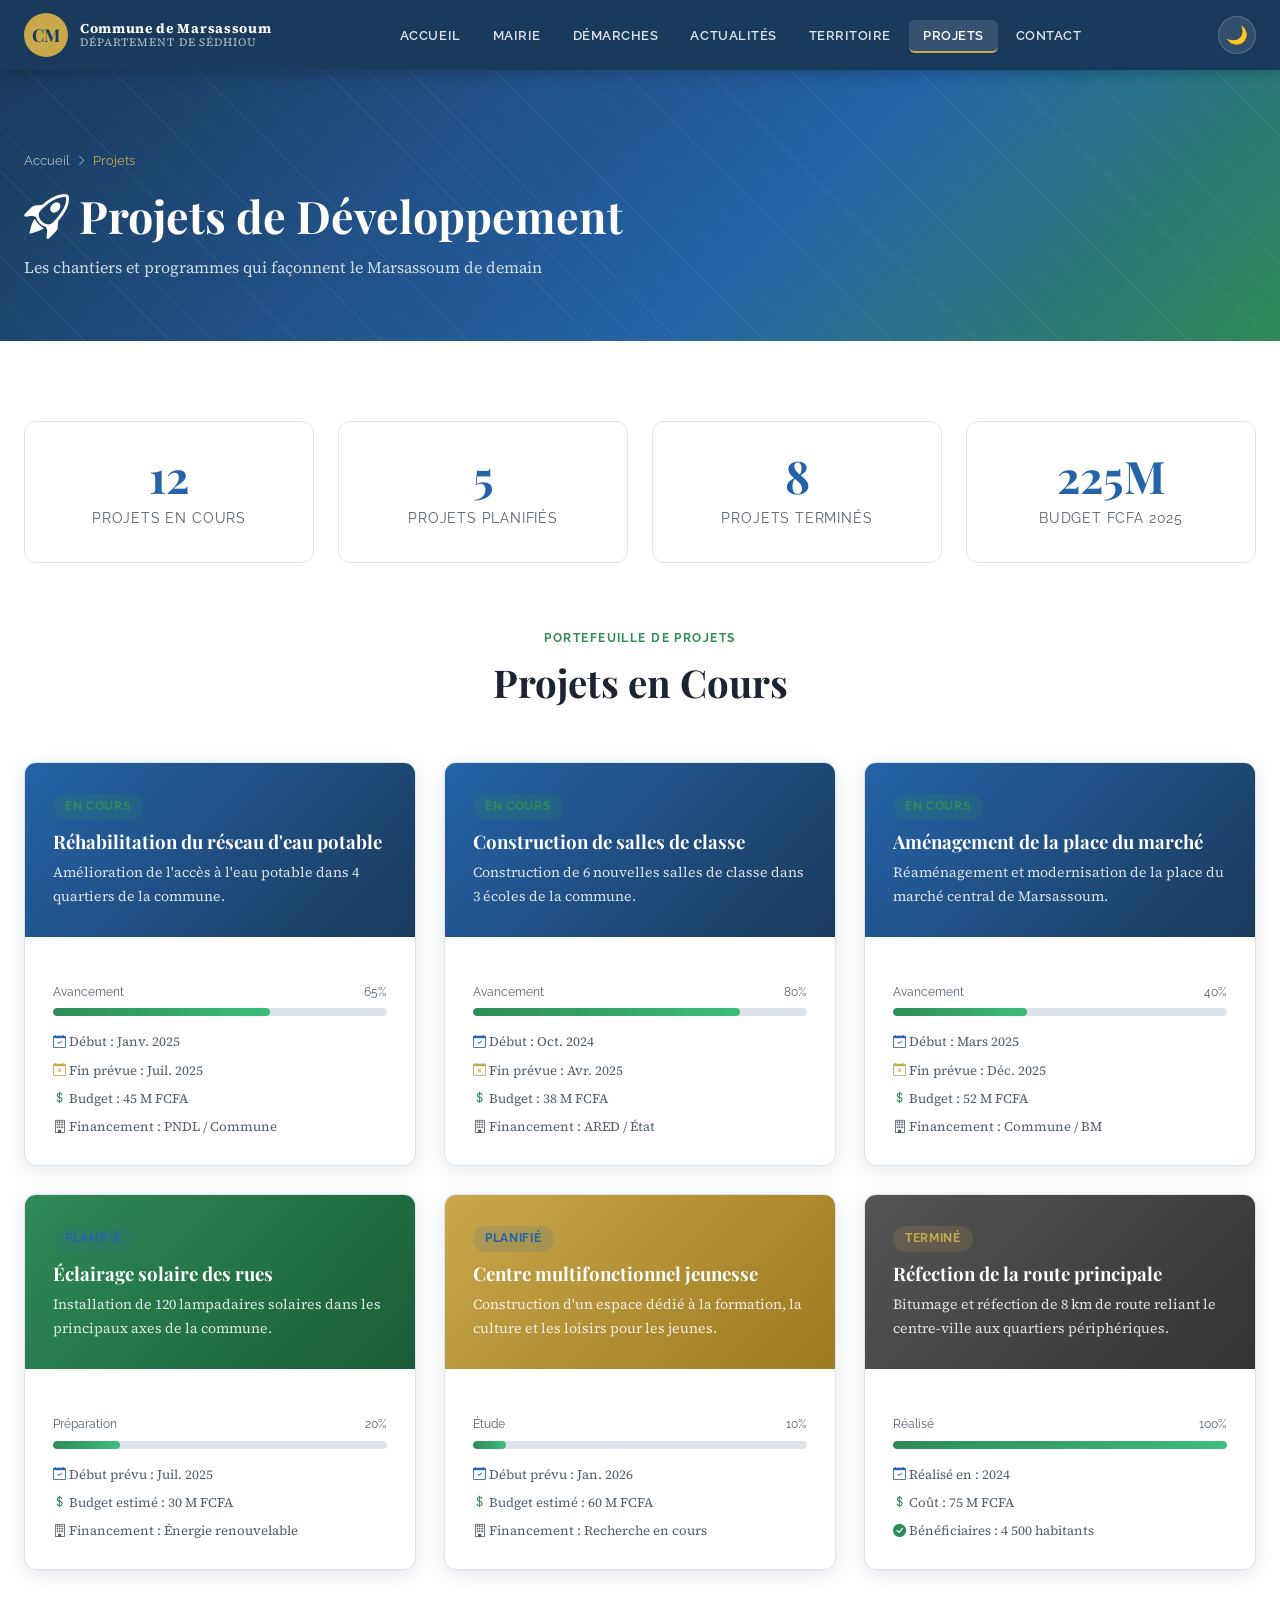
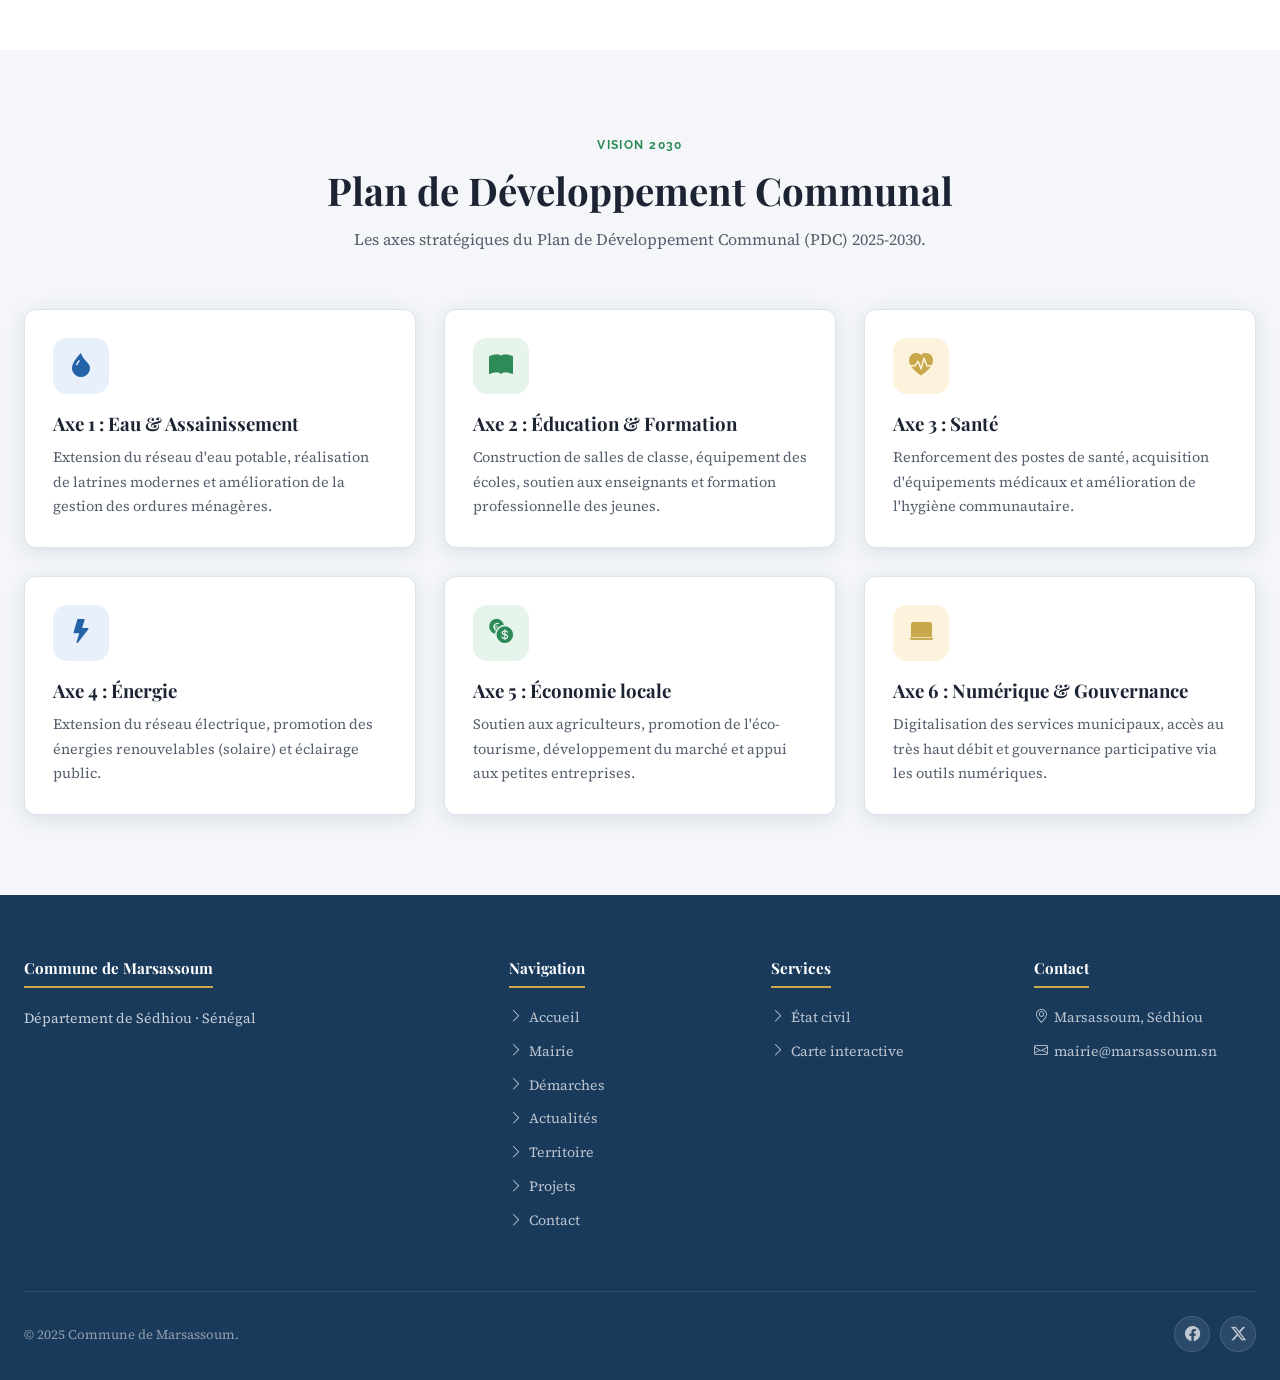
<file: projets.html>
<!DOCTYPE html>
<html lang="fr" data-theme="light">
<head>
  <meta charset="UTF-8" />
  <meta name="viewport" content="width=device-width, initial-scale=1.0" />
  <meta name="description" content="Projets de développement de la Commune de Marsassoum." />
  <title>Projets — Commune de Marsassoum</title>
  <link rel="preconnect" href="https://fonts.googleapis.com" />
  <link rel="preconnect" href="https://fonts.gstatic.com" crossorigin />
  <link href="https://fonts.googleapis.com/css2?family=Playfair+Display:wght@400;700&family=Raleway:wght@400;600;700&family=Source+Serif+4:wght@400;600&display=swap" rel="stylesheet" />
  <link href="https://cdn.jsdelivr.net/npm/bootstrap-icons@1.11.3/font/bootstrap-icons.min.css" rel="stylesheet" />
  <link rel="stylesheet" href="style.css" />
</head>
<body>

  <nav id="navbar">
    <div class="nav-inner">
      <a href="index.html" class="nav-logo">
        <div class="logo-badge">CM</div>
        <div class="logo-text"><strong>Commune de Marsassoum</strong><span>Département de Sédhiou</span></div>
      </a>
      <ul class="nav-links">
        <li><a href="index.html">Accueil</a></li>
        <li><a href="mairie.html">Mairie</a></li>
        <li><a href="demarches.html">Démarches</a></li>
        <li><a href="actualites.html">Actualités</a></li>
        <li><a href="territoire.html">Territoire</a></li>
        <li><a href="projets.html">Projets</a></li>
        <li><a href="contact.html">Contact</a></li>
      </ul>
      <div style="display:flex;align-items:center;gap:8px;">
        <button class="btn-darkmode" id="btn-darkmode" onclick="toggleDarkMode()" title="Mode sombre / clair">🌙</button>
        <button class="btn-hamburger" id="btn-hamburger" aria-label="Menu"><span></span><span></span><span></span></button>
      </div>
    </div>
    <div class="nav-mobile" id="nav-mobile">
      <a href="index.html">🏠 Accueil</a>
      <a href="mairie.html">🏛️ Mairie</a>
      <a href="demarches.html">📋 Démarches</a>
      <a href="actualites.html">📰 Actualités</a>
      <a href="territoire.html">🗺️ Territoire</a>
      <a href="projets.html">🚀 Projets</a>
      <a href="contact.html">✉️ Contact</a>
    </div>
  </nav>

  <main class="page-content">

    <div class="page-hero">
      <div class="container">
        <div class="breadcrumb">
          <a href="index.html">Accueil</a>
          <i class="bi bi-chevron-right" style="font-size:.7rem;"></i>
          <span>Projets</span>
        </div>
        <h1><i class="bi bi-rocket-takeoff"></i> Projets de Développement</h1>
        <p>Les chantiers et programmes qui façonnent le Marsassoum de demain</p>
      </div>
    </div>

    <!-- CHIFFRES CLÉS PROJETS -->
    <section class="section">
      <div class="container">
        <div class="grid-4" style="margin-bottom:60px;">
          <div class="stat-bloc fade-in" data-delay="0">
            <div class="chiffre" data-cible="12" data-suffix="">12</div>
            <div class="label">Projets en cours</div>
          </div>
          <div class="stat-bloc fade-in" data-delay="80">
            <div class="chiffre" data-cible="5" data-suffix="">5</div>
            <div class="label">Projets planifiés</div>
          </div>
          <div class="stat-bloc fade-in" data-delay="160">
            <div class="chiffre" data-cible="8" data-suffix="">8</div>
            <div class="label">Projets terminés</div>
          </div>
          <div class="stat-bloc fade-in" data-delay="240">
            <div class="chiffre" data-cible="225" data-suffix="M">225M</div>
            <div class="label">Budget FCFA 2025</div>
          </div>
        </div>

        <div class="section-header fade-in">
          <span class="section-eyebrow">Portefeuille de projets</span>
          <h2>Projets en Cours</h2>
        </div>

        <div class="grid-3">

          <!-- Projet 1 -->
          <div class="card projet-card fade-in" data-delay="0">
            <div class="projet-header">
              <div class="badge-statut en-cours">En cours</div>
              <h3>Réhabilitation du réseau d'eau potable</h3>
              <p>Amélioration de l'accès à l'eau potable dans 4 quartiers de la commune.</p>
            </div>
            <div class="card-body">
              <div class="barre-progres-wrap">
                <div class="barre-label"><span>Avancement</span><span>65%</span></div>
                <div class="barre-bg"><div class="barre-fg" data-valeur="65"></div></div>
              </div>
              <div style="font-size:.82rem;color:var(--texte-secondaire);margin-top:14px;display:flex;flex-direction:column;gap:6px;">
                <div><i class="bi bi-calendar-check" style="color:var(--bleu-secondaire);"></i> Début : Janv. 2025</div>
                <div><i class="bi bi-calendar-x" style="color:var(--or-accent);"></i> Fin prévue : Juil. 2025</div>
                <div><i class="bi bi-currency-dollar" style="color:var(--vert-accent);"></i> Budget : 45 M FCFA</div>
                <div><i class="bi bi-building" style="color:var(--texte-secondaire);"></i> Financement : PNDL / Commune</div>
              </div>
            </div>
          </div>

          <!-- Projet 2 -->
          <div class="card projet-card fade-in" data-delay="100">
            <div class="projet-header">
              <div class="badge-statut en-cours">En cours</div>
              <h3>Construction de salles de classe</h3>
              <p>Construction de 6 nouvelles salles de classe dans 3 écoles de la commune.</p>
            </div>
            <div class="card-body">
              <div class="barre-progres-wrap">
                <div class="barre-label"><span>Avancement</span><span>80%</span></div>
                <div class="barre-bg"><div class="barre-fg" data-valeur="80"></div></div>
              </div>
              <div style="font-size:.82rem;color:var(--texte-secondaire);margin-top:14px;display:flex;flex-direction:column;gap:6px;">
                <div><i class="bi bi-calendar-check" style="color:var(--bleu-secondaire);"></i> Début : Oct. 2024</div>
                <div><i class="bi bi-calendar-x" style="color:var(--or-accent);"></i> Fin prévue : Avr. 2025</div>
                <div><i class="bi bi-currency-dollar" style="color:var(--vert-accent);"></i> Budget : 38 M FCFA</div>
                <div><i class="bi bi-building" style="color:var(--texte-secondaire);"></i> Financement : ARED / État</div>
              </div>
            </div>
          </div>

          <!-- Projet 3 -->
          <div class="card projet-card fade-in" data-delay="200">
            <div class="projet-header">
              <div class="badge-statut en-cours">En cours</div>
              <h3>Aménagement de la place du marché</h3>
              <p>Réaménagement et modernisation de la place du marché central de Marsassoum.</p>
            </div>
            <div class="card-body">
              <div class="barre-progres-wrap">
                <div class="barre-label"><span>Avancement</span><span>40%</span></div>
                <div class="barre-bg"><div class="barre-fg" data-valeur="40"></div></div>
              </div>
              <div style="font-size:.82rem;color:var(--texte-secondaire);margin-top:14px;display:flex;flex-direction:column;gap:6px;">
                <div><i class="bi bi-calendar-check" style="color:var(--bleu-secondaire);"></i> Début : Mars 2025</div>
                <div><i class="bi bi-calendar-x" style="color:var(--or-accent);"></i> Fin prévue : Déc. 2025</div>
                <div><i class="bi bi-currency-dollar" style="color:var(--vert-accent);"></i> Budget : 52 M FCFA</div>
                <div><i class="bi bi-building" style="color:var(--texte-secondaire);"></i> Financement : Commune / BM</div>
              </div>
            </div>
          </div>

          <!-- Projet 4 : planifié -->
          <div class="card projet-card fade-in" data-delay="0">
            <div class="projet-header" style="background:linear-gradient(135deg,#2e8b57,#1a5c38);">
              <div class="badge-statut planifie">Planifié</div>
              <h3>Éclairage solaire des rues</h3>
              <p>Installation de 120 lampadaires solaires dans les principaux axes de la commune.</p>
            </div>
            <div class="card-body">
              <div class="barre-progres-wrap">
                <div class="barre-label"><span>Préparation</span><span>20%</span></div>
                <div class="barre-bg"><div class="barre-fg" data-valeur="20"></div></div>
              </div>
              <div style="font-size:.82rem;color:var(--texte-secondaire);margin-top:14px;display:flex;flex-direction:column;gap:6px;">
                <div><i class="bi bi-calendar-check" style="color:var(--bleu-secondaire);"></i> Début prévu : Juil. 2025</div>
                <div><i class="bi bi-currency-dollar" style="color:var(--vert-accent);"></i> Budget estimé : 30 M FCFA</div>
                <div><i class="bi bi-building" style="color:var(--texte-secondaire);"></i> Financement : Énergie renouvelable</div>
              </div>
            </div>
          </div>

          <!-- Projet 5 : planifié -->
          <div class="card projet-card fade-in" data-delay="100">
            <div class="projet-header" style="background:linear-gradient(135deg,#c9a84c,#9b7a20);">
              <div class="badge-statut planifie">Planifié</div>
              <h3>Centre multifonctionnel jeunesse</h3>
              <p>Construction d'un espace dédié à la formation, la culture et les loisirs pour les jeunes.</p>
            </div>
            <div class="card-body">
              <div class="barre-progres-wrap">
                <div class="barre-label"><span>Étude</span><span>10%</span></div>
                <div class="barre-bg"><div class="barre-fg" data-valeur="10"></div></div>
              </div>
              <div style="font-size:.82rem;color:var(--texte-secondaire);margin-top:14px;display:flex;flex-direction:column;gap:6px;">
                <div><i class="bi bi-calendar-check" style="color:var(--bleu-secondaire);"></i> Début prévu : Jan. 2026</div>
                <div><i class="bi bi-currency-dollar" style="color:var(--vert-accent);"></i> Budget estimé : 60 M FCFA</div>
                <div><i class="bi bi-building" style="color:var(--texte-secondaire);"></i> Financement : Recherche en cours</div>
              </div>
            </div>
          </div>

          <!-- Projet 6 : terminé -->
          <div class="card projet-card fade-in" data-delay="200">
            <div class="projet-header" style="background:linear-gradient(135deg,#555,#333);">
              <div class="badge-statut termine">Terminé</div>
              <h3>Réfection de la route principale</h3>
              <p>Bitumage et réfection de 8 km de route reliant le centre-ville aux quartiers périphériques.</p>
            </div>
            <div class="card-body">
              <div class="barre-progres-wrap">
                <div class="barre-label"><span>Réalisé</span><span>100%</span></div>
                <div class="barre-bg"><div class="barre-fg" data-valeur="100"></div></div>
              </div>
              <div style="font-size:.82rem;color:var(--texte-secondaire);margin-top:14px;display:flex;flex-direction:column;gap:6px;">
                <div><i class="bi bi-calendar-check" style="color:var(--bleu-secondaire);"></i> Réalisé en : 2024</div>
                <div><i class="bi bi-currency-dollar" style="color:var(--vert-accent);"></i> Coût : 75 M FCFA</div>
                <div><i class="bi bi-check-circle-fill" style="color:var(--vert-accent);"></i> Bénéficiaires : 4 500 habitants</div>
              </div>
            </div>
          </div>

        </div>
      </div>
    </section>

    <!-- PLAN DE DÉVELOPPEMENT -->
    <section class="section section-alt">
      <div class="container">
        <div class="section-header fade-in">
          <span class="section-eyebrow">Vision 2030</span>
          <h2>Plan de Développement Communal</h2>
          <p>Les axes stratégiques du Plan de Développement Communal (PDC) 2025-2030.</p>
        </div>
        <div class="grid-3">
          <div class="card fade-in" data-delay="0">
            <div class="card-body">
              <div class="card-icon bleu"><i class="bi bi-droplet-fill"></i></div>
              <h3>Axe 1 : Eau & Assainissement</h3>
              <p style="color:var(--texte-secondaire);font-size:.9rem;margin-top:10px;">Extension du réseau d'eau potable, réalisation de latrines modernes et amélioration de la gestion des ordures ménagères.</p>
            </div>
          </div>
          <div class="card fade-in" data-delay="100">
            <div class="card-body">
              <div class="card-icon vert"><i class="bi bi-book-fill"></i></div>
              <h3>Axe 2 : Éducation & Formation</h3>
              <p style="color:var(--texte-secondaire);font-size:.9rem;margin-top:10px;">Construction de salles de classe, équipement des écoles, soutien aux enseignants et formation professionnelle des jeunes.</p>
            </div>
          </div>
          <div class="card fade-in" data-delay="200">
            <div class="card-body">
              <div class="card-icon or"><i class="bi bi-heart-pulse-fill"></i></div>
              <h3>Axe 3 : Santé</h3>
              <p style="color:var(--texte-secondaire);font-size:.9rem;margin-top:10px;">Renforcement des postes de santé, acquisition d'équipements médicaux et amélioration de l'hygiène communautaire.</p>
            </div>
          </div>
          <div class="card fade-in" data-delay="0">
            <div class="card-body">
              <div class="card-icon bleu"><i class="bi bi-lightning-fill"></i></div>
              <h3>Axe 4 : Énergie</h3>
              <p style="color:var(--texte-secondaire);font-size:.9rem;margin-top:10px;">Extension du réseau électrique, promotion des énergies renouvelables (solaire) et éclairage public.</p>
            </div>
          </div>
          <div class="card fade-in" data-delay="100">
            <div class="card-body">
              <div class="card-icon vert"><i class="bi bi-currency-exchange"></i></div>
              <h3>Axe 5 : Économie locale</h3>
              <p style="color:var(--texte-secondaire);font-size:.9rem;margin-top:10px;">Soutien aux agriculteurs, promotion de l'éco-tourisme, développement du marché et appui aux petites entreprises.</p>
            </div>
          </div>
          <div class="card fade-in" data-delay="200">
            <div class="card-body">
              <div class="card-icon or"><i class="bi bi-laptop-fill"></i></div>
              <h3>Axe 6 : Numérique & Gouvernance</h3>
              <p style="color:var(--texte-secondaire);font-size:.9rem;margin-top:10px;">Digitalisation des services municipaux, accès au très haut débit et gouvernance participative via les outils numériques.</p>
            </div>
          </div>
        </div>
      </div>
    </section>

  </main>

  <footer>
    <div class="container">
      <div class="footer-grid">
        <div class="footer-col"><h4>Commune de Marsassoum</h4><p>Département de Sédhiou · Sénégal</p></div>
        <div class="footer-col"><h4>Navigation</h4><ul>
          <li><a href="index.html"><i class="bi bi-chevron-right"></i> Accueil</a></li>
          <li><a href="mairie.html"><i class="bi bi-chevron-right"></i> Mairie</a></li>
          <li><a href="demarches.html"><i class="bi bi-chevron-right"></i> Démarches</a></li>
          <li><a href="actualites.html"><i class="bi bi-chevron-right"></i> Actualités</a></li>
          <li><a href="territoire.html"><i class="bi bi-chevron-right"></i> Territoire</a></li>
          <li><a href="projets.html"><i class="bi bi-chevron-right"></i> Projets</a></li>
          <li><a href="contact.html"><i class="bi bi-chevron-right"></i> Contact</a></li>
        </ul></div>
        <div class="footer-col"><h4>Services</h4><ul>
          <li><a href="demarches.html"><i class="bi bi-chevron-right"></i> État civil</a></li>
          <li><a href="territoire.html"><i class="bi bi-chevron-right"></i> Carte interactive</a></li>
        </ul></div>
        <div class="footer-col"><h4>Contact</h4><ul>
          <li><a href="#"><i class="bi bi-geo-alt"></i> Marsassoum, Sédhiou</a></li>
          <li><a href="mailto:mairie@marsassoum.sn"><i class="bi bi-envelope"></i> mairie@marsassoum.sn</a></li>
        </ul></div>
      </div>
      <div class="footer-bottom">
        <p>© 2025 Commune de Marsassoum.</p>
        <div class="footer-socials"><a href="#"><i class="bi bi-facebook"></i></a><a href="#"><i class="bi bi-twitter-x"></i></a></div>
      </div>
    </div>
  </footer>

  <button id="btn-top" title="Retour en haut"><i class="bi bi-chevron-up"></i></button>
  <script src="script.js"></script>
</body>
</html>
</file>
<file: style.css>
/* ============================================================
   COMMUNE DE MARSASSOUM — Feuille de style principale
   style.css
   ============================================================ */

/* ── Variables CSS ── */
:root {
  --bleu-primaire:   #1a3a5c;
  --bleu-secondaire: #2563a8;
  --bleu-clair:      #e8f0fb;
  --vert-accent:     #2e8b57;
  --vert-clair:      #e6f4ec;
  --blanc:           #ffffff;
  --gris-clair:      #f4f6f9;
  --gris-texte:      #555e6d;
  --noir:            #1c2333;
  --or-accent:       #c9a84c;

  --ombre-carte:     0 4px 20px rgba(26,58,92,.12);
  --ombre-survol:    0 8px 32px rgba(26,58,92,.22);
  --rayon:           12px;
  --transition:      .3s ease;

  /* Dark mode */
  --bg-page:         var(--blanc);
  --bg-section-alt:  var(--gris-clair);
  --texte-principal: var(--noir);
  --texte-secondaire:var(--gris-texte);
  --navbar-bg:       var(--bleu-primaire);
  --carte-bg:        var(--blanc);
  --footer-bg:       var(--bleu-primaire);
  --border-color:    #dde3ec;
}

[data-theme="dark"] {
  --bg-page:         #0f1923;
  --bg-section-alt:  #162032;
  --texte-principal: #e8edf5;
  --texte-secondaire:#96a3b8;
  --navbar-bg:       #0a1525;
  --carte-bg:        #1b2a3f;
  --footer-bg:       #0a1525;
  --border-color:    #253348;
  --bleu-clair:      #1b2a3f;
  --vert-clair:      #1a2e23;
  --gris-clair:      #162032;
}

/* ── Reset & Base ── */
*, *::before, *::after { box-sizing: border-box; margin: 0; padding: 0; }

html { scroll-behavior: smooth; font-size: 16px; }

body {
  font-family: 'Source Serif 4', Georgia, serif;
  background: var(--bg-page);
  color: var(--texte-principal);
  transition: background var(--transition), color var(--transition);
  line-height: 1.7;
}

h1, h2, h3, h4, h5 {
  font-family: 'Playfair Display', 'Times New Roman', serif;
  font-weight: 700;
  line-height: 1.25;
  color: var(--texte-principal);
}

a { text-decoration: none; color: inherit; transition: color var(--transition); }
img { max-width: 100%; display: block; }

/* ── NAVBAR ── */
#navbar {
  position: fixed;
  top: 0; left: 0; right: 0;
  z-index: 1000;
  background: var(--navbar-bg);
  box-shadow: 0 2px 16px rgba(0,0,0,.25);
  transition: background var(--transition);
}

.nav-inner {
  max-width: 1280px;
  margin: 0 auto;
  padding: 0 24px;
  display: flex;
  align-items: center;
  justify-content: space-between;
  height: 70px;
}

/* Logo */
.nav-logo {
  display: flex;
  align-items: center;
  gap: 12px;
  text-decoration: none;
  color: var(--blanc);
}

.logo-badge {
  width: 44px; height: 44px;
  border-radius: 50%;
  background: var(--or-accent);
  display: flex; align-items: center; justify-content: center;
  font-family: 'Playfair Display', serif;
  font-size: 1.1rem;
  font-weight: 700;
  color: var(--bleu-primaire);
  flex-shrink: 0;
}

.logo-text { display: flex; flex-direction: column; line-height: 1.15; }
.logo-text strong { font-size: .85rem; font-weight: 700; color: var(--blanc); letter-spacing: .05em; }
.logo-text span   { font-size: .7rem;  color: rgba(255,255,255,.65); letter-spacing: .08em; text-transform: uppercase; }

/* Menu Links */
.nav-links {
  display: flex;
  list-style: none;
  gap: 4px;
  align-items: center;
}

.nav-links a {
  color: rgba(255,255,255,.85);
  font-family: 'Raleway', sans-serif;
  font-size: .82rem;
  font-weight: 600;
  letter-spacing: .04em;
  text-transform: uppercase;
  padding: 8px 14px;
  border-radius: 6px;
  transition: background var(--transition), color var(--transition);
}

.nav-links a:hover,
.nav-links a.active {
  background: rgba(255,255,255,.12);
  color: var(--blanc);
}

.nav-links a.active { border-bottom: 2px solid var(--or-accent); }

/* Dark mode toggle */
.btn-darkmode {
  background: rgba(255,255,255,.1);
  border: 1px solid rgba(255,255,255,.2);
  color: var(--blanc);
  width: 38px; height: 38px;
  border-radius: 50%;
  display: flex; align-items: center; justify-content: center;
  cursor: pointer;
  font-size: 1.1rem;
  transition: background var(--transition);
  margin-left: 8px;
}
.btn-darkmode:hover { background: rgba(255,255,255,.2); }

/* Hamburger */
.btn-hamburger {
  display: none;
  flex-direction: column;
  gap: 5px;
  cursor: pointer;
  background: none;
  border: none;
  padding: 4px;
}
.btn-hamburger span {
  display: block;
  width: 26px; height: 2px;
  background: var(--blanc);
  border-radius: 2px;
  transition: transform var(--transition), opacity var(--transition);
}
.btn-hamburger.open span:nth-child(1) { transform: translateY(7px) rotate(45deg); }
.btn-hamburger.open span:nth-child(2) { opacity: 0; }
.btn-hamburger.open span:nth-child(3) { transform: translateY(-7px) rotate(-45deg); }

/* Mobile menu */
.nav-mobile {
  display: none;
  flex-direction: column;
  background: var(--navbar-bg);
  padding: 12px 24px 20px;
  border-top: 1px solid rgba(255,255,255,.1);
}
.nav-mobile.show { display: flex; }
.nav-mobile a {
  color: rgba(255,255,255,.85);
  font-family: 'Raleway', sans-serif;
  font-size: .9rem;
  font-weight: 600;
  padding: 10px 0;
  border-bottom: 1px solid rgba(255,255,255,.06);
  transition: color var(--transition);
}
.nav-mobile a:hover { color: var(--or-accent); }

/* ── PAGE OFFSET (sous navbar fixe) ── */
.page-content { padding-top: 70px; }

/* ── HERO ── */
.hero {
  position: relative;
  min-height: 540px;
  display: flex;
  align-items: center;
  overflow: hidden;
}

.hero-bg {
  position: absolute;
  inset: 0;
  background:
    linear-gradient(135deg, rgba(26,58,92,.90) 0%, rgba(37,99,168,.75) 50%, rgba(46,139,87,.70) 100%),
    url('assets/images/hero-bg.jpg') center/cover no-repeat;
}

.hero-pattern {
  position: absolute;
  inset: 0;
  opacity: .06;
  background-image:
    repeating-linear-gradient(45deg, var(--blanc) 0 1px, transparent 1px 40px),
    repeating-linear-gradient(-45deg, var(--blanc) 0 1px, transparent 1px 40px);
}

.hero-content {
  position: relative;
  z-index: 1;
  max-width: 1280px;
  margin: 0 auto;
  padding: 80px 24px;
  color: var(--blanc);
}

.hero-badge {
  display: inline-flex;
  align-items: center;
  gap: 8px;
  background: rgba(255,255,255,.15);
  border: 1px solid rgba(255,255,255,.25);
  border-radius: 50px;
  padding: 6px 16px;
  font-size: .8rem;
  letter-spacing: .08em;
  text-transform: uppercase;
  margin-bottom: 20px;
  font-family: 'Raleway', sans-serif;
}

.hero h1 {
  font-size: clamp(2rem, 5vw, 3.6rem);
  color: var(--blanc);
  margin-bottom: 16px;
  text-shadow: 0 2px 12px rgba(0,0,0,.3);
}

.hero-subtitle {
  font-size: 1.05rem;
  color: rgba(255,255,255,.82);
  max-width: 600px;
  margin-bottom: 36px;
}

.hero-btns { display: flex; gap: 14px; flex-wrap: wrap; }

/* ── BOUTONS ── */
.btn-primary {
  display: inline-flex;
  align-items: center;
  gap: 8px;
  background: var(--or-accent);
  color: var(--bleu-primaire);
  font-family: 'Raleway', sans-serif;
  font-weight: 700;
  font-size: .88rem;
  letter-spacing: .05em;
  text-transform: uppercase;
  padding: 12px 24px;
  border-radius: 8px;
  border: none;
  cursor: pointer;
  transition: transform var(--transition), box-shadow var(--transition), background var(--transition);
}
.btn-primary:hover { transform: translateY(-2px); box-shadow: 0 6px 20px rgba(201,168,76,.4); background: #d4a944; color: var(--bleu-primaire); }

.btn-secondary {
  display: inline-flex;
  align-items: center;
  gap: 8px;
  background: transparent;
  color: var(--blanc);
  font-family: 'Raleway', sans-serif;
  font-weight: 600;
  font-size: .88rem;
  letter-spacing: .05em;
  text-transform: uppercase;
  padding: 11px 24px;
  border-radius: 8px;
  border: 2px solid rgba(255,255,255,.5);
  cursor: pointer;
  transition: background var(--transition), border-color var(--transition);
}
.btn-secondary:hover { background: rgba(255,255,255,.1); border-color: var(--blanc); color: var(--blanc); }

.btn-vert {
  display: inline-flex;
  align-items: center;
  gap: 8px;
  background: var(--vert-accent);
  color: var(--blanc);
  font-family: 'Raleway', sans-serif;
  font-weight: 700;
  font-size: .88rem;
  letter-spacing: .04em;
  padding: 11px 22px;
  border-radius: 8px;
  border: none;
  cursor: pointer;
  transition: transform var(--transition), box-shadow var(--transition);
}
.btn-vert:hover { transform: translateY(-2px); box-shadow: 0 6px 20px rgba(46,139,87,.35); color: var(--blanc); }

/* ── SECTION LAYOUT ── */
.section { padding: 80px 0; }
.section-alt { background: var(--bg-section-alt); }

.container {
  max-width: 1280px;
  margin: 0 auto;
  padding: 0 24px;
}

.section-header {
  text-align: center;
  margin-bottom: 56px;
}
.section-header h2 { font-size: clamp(1.6rem, 3vw, 2.4rem); margin-bottom: 12px; }
.section-header p { color: var(--texte-secondaire); max-width: 580px; margin: 0 auto; }

.section-eyebrow {
  display: inline-block;
  font-family: 'Raleway', sans-serif;
  font-size: .75rem;
  font-weight: 700;
  letter-spacing: .12em;
  text-transform: uppercase;
  color: var(--vert-accent);
  margin-bottom: 10px;
}

/* ── CARTES ── */
.card {
  background: var(--carte-bg);
  border-radius: var(--rayon);
  box-shadow: var(--ombre-carte);
  transition: transform var(--transition), box-shadow var(--transition);
  overflow: hidden;
  border: 1px solid var(--border-color);
}
.card:hover { transform: translateY(-6px); box-shadow: var(--ombre-survol); }

.card-body { padding: 28px; }
.card-icon {
  width: 56px; height: 56px;
  border-radius: 14px;
  display: flex; align-items: center; justify-content: center;
  font-size: 1.5rem;
  margin-bottom: 18px;
}
.card-icon.bleu { background: var(--bleu-clair); color: var(--bleu-secondaire); }
.card-icon.vert  { background: var(--vert-clair); color: var(--vert-accent); }
.card-icon.or    { background: #fdf3dc; color: var(--or-accent); }

/* ── GRID ── */
.grid-3 { display: grid; grid-template-columns: repeat(3,1fr); gap: 28px; }
.grid-2 { display: grid; grid-template-columns: repeat(2,1fr); gap: 28px; }
.grid-4 { display: grid; grid-template-columns: repeat(4,1fr); gap: 24px; }

/* ── STATS ── */
.stat-bloc {
  text-align: center;
  padding: 32px 20px;
  background: var(--carte-bg);
  border-radius: var(--rayon);
  border: 1px solid var(--border-color);
}
.stat-bloc .chiffre {
  font-family: 'Playfair Display', serif;
  font-size: 2.8rem;
  font-weight: 700;
  color: var(--bleu-secondaire);
  line-height: 1;
  margin-bottom: 8px;
}
.stat-bloc .label { font-size: .85rem; color: var(--texte-secondaire); font-family: 'Raleway', sans-serif; text-transform: uppercase; letter-spacing: .06em; }

/* ── ACTUALITES ── */
.actu-card .actu-img {
  width: 100%; height: 200px;
  object-fit: cover;
  background: linear-gradient(135deg, var(--bleu-clair), var(--vert-clair));
}
.actu-card .actu-img-placeholder {
  width: 100%; height: 200px;
  background: linear-gradient(135deg, var(--bleu-clair) 0%, var(--vert-clair) 100%);
  display: flex; align-items: center; justify-content: center;
  font-size: 2.5rem;
  color: var(--bleu-secondaire);
}
.actu-meta { font-size: .78rem; color: var(--texte-secondaire); font-family: 'Raleway', sans-serif; margin-bottom: 10px; }
.actu-meta span { background: var(--bleu-clair); color: var(--bleu-secondaire); padding: 2px 10px; border-radius: 50px; font-weight: 600; }
.actu-card h3 { font-size: 1.05rem; margin-bottom: 8px; }
.actu-card p  { font-size: .9rem; color: var(--texte-secondaire); }

/* ── EQUIPE ── */
.equipe-card {
  text-align: center;
  padding: 36px 24px;
}
.equipe-avatar {
  width: 88px; height: 88px;
  border-radius: 50%;
  background: linear-gradient(135deg, var(--bleu-secondaire), var(--vert-accent));
  display: flex; align-items: center; justify-content: center;
  font-size: 2rem;
  color: var(--blanc);
  margin: 0 auto 18px;
  border: 4px solid var(--or-accent);
}
.equipe-card h3 { font-size: 1.1rem; margin-bottom: 4px; }
.equipe-card .role { font-size: .82rem; color: var(--vert-accent); font-family: 'Raleway', sans-serif; font-weight: 700; text-transform: uppercase; letter-spacing: .06em; }
.equipe-card p { font-size: .88rem; color: var(--texte-secondaire); margin-top: 10px; }

/* ── FORMULAIRES ── */
.form-group { margin-bottom: 20px; }
.form-group label {
  display: block;
  font-family: 'Raleway', sans-serif;
  font-weight: 600;
  font-size: .85rem;
  margin-bottom: 6px;
  color: var(--texte-principal);
}
.form-control {
  width: 100%;
  padding: 11px 16px;
  border: 2px solid var(--border-color);
  border-radius: 8px;
  background: var(--bg-page);
  color: var(--texte-principal);
  font-family: 'Source Serif 4', serif;
  font-size: .95rem;
  transition: border-color var(--transition), box-shadow var(--transition);
}
.form-control:focus {
  outline: none;
  border-color: var(--bleu-secondaire);
  box-shadow: 0 0 0 4px rgba(37,99,168,.12);
}
.form-control.erreur { border-color: #e53e3e; }
.form-control.valide  { border-color: var(--vert-accent); }
.msg-erreur { font-size: .78rem; color: #e53e3e; margin-top: 4px; display: none; font-family: 'Raleway', sans-serif; }
.msg-erreur.visible { display: block; }
textarea.form-control { resize: vertical; min-height: 130px; }

/* ── CARTE LEAFLET (territoire) ── */
#carte-territoire {
  width: 100%;
  height: 520px;
  border-radius: var(--rayon);
  box-shadow: var(--ombre-carte);
  border: 1px solid var(--border-color);
}

.legende-carte {
  background: var(--carte-bg);
  border: 1px solid var(--border-color);
  border-radius: var(--rayon);
  padding: 20px 24px;
  margin-top: 20px;
}
.legende-carte h4 { font-size: 1rem; margin-bottom: 14px; }
.legende-item {
  display: flex; align-items: center; gap: 10px;
  margin-bottom: 10px;
  font-size: .88rem;
  color: var(--texte-secondaire);
}
.legende-dot {
  width: 14px; height: 14px;
  border-radius: 50%;
  flex-shrink: 0;
}

/* ── PROJETS ── */
.projet-card .projet-header {
  background: linear-gradient(135deg, var(--bleu-secondaire), var(--bleu-primaire));
  padding: 28px;
  color: var(--blanc);
}
.projet-card .projet-header h3 { color: var(--blanc); margin-bottom: 8px; }
.projet-card .projet-header p  { font-size: .88rem; opacity: .85; }
.badge-statut {
  display: inline-block;
  font-family: 'Raleway', sans-serif;
  font-size: .72rem;
  font-weight: 700;
  text-transform: uppercase;
  letter-spacing: .06em;
  padding: 3px 12px;
  border-radius: 50px;
  margin-bottom: 10px;
}
.badge-statut.en-cours  { background: rgba(46,139,87,.2); color: #2e8b57; }
.badge-statut.planifie  { background: rgba(37,99,168,.15); color: var(--bleu-secondaire); }
.badge-statut.termine   { background: rgba(201,168,76,.15); color: var(--or-accent); }
.barre-progres-wrap { margin: 16px 0 6px; }
.barre-label { display: flex; justify-content: space-between; font-size: .78rem; color: var(--texte-secondaire); margin-bottom: 6px; font-family: 'Raleway', sans-serif; }
.barre-bg { height: 8px; background: var(--border-color); border-radius: 50px; overflow: hidden; }
.barre-fg { height: 100%; border-radius: 50px; background: linear-gradient(90deg, var(--vert-accent), #3dbd7a); transition: width 1s ease; }

/* ── DEMARCHES ── */
.demarche-item {
  display: flex;
  align-items: flex-start;
  gap: 18px;
  padding: 24px;
  background: var(--carte-bg);
  border-radius: var(--rayon);
  border: 1px solid var(--border-color);
  transition: box-shadow var(--transition);
}
.demarche-item:hover { box-shadow: var(--ombre-survol); }
.demarche-icone {
  width: 50px; height: 50px;
  border-radius: 12px;
  background: var(--bleu-clair);
  color: var(--bleu-secondaire);
  display: flex; align-items: center; justify-content: center;
  font-size: 1.4rem;
  flex-shrink: 0;
}
.demarche-item h3 { font-size: 1rem; margin-bottom: 4px; }
.demarche-item p  { font-size: .88rem; color: var(--texte-secondaire); }

/* ── TIMELINE ── */
.timeline { position: relative; padding-left: 36px; }
.timeline::before {
  content: '';
  position: absolute;
  left: 14px; top: 0; bottom: 0;
  width: 2px;
  background: linear-gradient(to bottom, var(--bleu-secondaire), var(--vert-accent));
}
.timeline-item { position: relative; margin-bottom: 36px; }
.timeline-dot {
  position: absolute;
  left: -29px; top: 4px;
  width: 14px; height: 14px;
  border-radius: 50%;
  background: var(--bleu-secondaire);
  border: 3px solid var(--bg-page);
  box-shadow: 0 0 0 2px var(--bleu-secondaire);
}
.timeline-date { font-size: .78rem; color: var(--texte-secondaire); font-family: 'Raleway', sans-serif; font-weight: 700; text-transform: uppercase; letter-spacing: .06em; margin-bottom: 4px; }
.timeline-item h3 { font-size: 1rem; margin-bottom: 6px; }
.timeline-item p  { font-size: .88rem; color: var(--texte-secondaire); }

/* ── CONTACT ── */
.info-contact {
  display: flex;
  align-items: flex-start;
  gap: 16px;
  padding: 20px 0;
  border-bottom: 1px solid var(--border-color);
}
.info-contact:last-child { border-bottom: none; }
.info-icone {
  width: 44px; height: 44px;
  border-radius: 10px;
  background: var(--bleu-clair);
  color: var(--bleu-secondaire);
  display: flex; align-items: center; justify-content: center;
  font-size: 1.2rem;
  flex-shrink: 0;
}
.info-contact strong { display: block; font-size: .82rem; font-family: 'Raleway', sans-serif; text-transform: uppercase; letter-spacing: .05em; color: var(--texte-secondaire); margin-bottom: 2px; }
.info-contact p { font-size: .95rem; color: var(--texte-principal); }

/* ── PAGE HERO (pages intérieures) ── */
.page-hero {
  background: linear-gradient(135deg, var(--bleu-primaire) 0%, var(--bleu-secondaire) 60%, var(--vert-accent) 100%);
  padding: 80px 0 60px;
  color: var(--blanc);
  position: relative;
  overflow: hidden;
}
.page-hero::before {
  content: '';
  position: absolute;
  inset: 0;
  opacity: .05;
  background-image: repeating-linear-gradient(45deg, var(--blanc) 0 1px, transparent 1px 30px);
}
.page-hero .container { position: relative; z-index: 1; }
.page-hero h1 { color: var(--blanc); font-size: clamp(1.8rem, 4vw, 2.8rem); margin-bottom: 10px; }
.page-hero p  { color: rgba(255,255,255,.8); font-size: 1rem; }
.breadcrumb { display: flex; gap: 6px; align-items: center; font-family: 'Raleway', sans-serif; font-size: .8rem; color: rgba(255,255,255,.65); margin-bottom: 16px; }
.breadcrumb a { color: rgba(255,255,255,.65); } .breadcrumb a:hover { color: var(--blanc); }
.breadcrumb span { color: var(--or-accent); }

/* ── FOOTER ── */
footer {
  background: var(--footer-bg);
  color: rgba(255,255,255,.75);
  padding: 60px 0 28px;
}
.footer-grid {
  display: grid;
  grid-template-columns: 2fr 1fr 1fr 1fr;
  gap: 40px;
  margin-bottom: 48px;
}
.footer-col h4 {
  color: var(--blanc);
  font-size: .95rem;
  margin-bottom: 18px;
  padding-bottom: 8px;
  border-bottom: 2px solid var(--or-accent);
  display: inline-block;
}
.footer-col p   { font-size: .88rem; line-height: 1.8; }
.footer-col ul  { list-style: none; }
.footer-col ul li { margin-bottom: 10px; }
.footer-col ul li a {
  color: rgba(255,255,255,.7);
  font-size: .88rem;
  transition: color var(--transition);
  display: flex; align-items: center; gap: 6px;
}
.footer-col ul li a:hover { color: var(--or-accent); }
.footer-bottom {
  border-top: 1px solid rgba(255,255,255,.1);
  padding-top: 24px;
  display: flex; align-items: center; justify-content: space-between;
  flex-wrap: wrap;
  gap: 12px;
  font-size: .82rem;
}
.footer-bottom p { color: rgba(255,255,255,.5); }
.footer-socials { display: flex; gap: 10px; }
.footer-socials a {
  width: 36px; height: 36px;
  border-radius: 50%;
  background: rgba(255,255,255,.08);
  border: 1px solid rgba(255,255,255,.12);
  display: flex; align-items: center; justify-content: center;
  font-size: .95rem;
  color: rgba(255,255,255,.7);
  transition: background var(--transition), color var(--transition);
}
.footer-socials a:hover { background: var(--or-accent); color: var(--bleu-primaire); }

/* ── RETOUR EN HAUT ── */
#btn-top {
  position: fixed;
  bottom: 28px; right: 28px;
  width: 48px; height: 48px;
  border-radius: 50%;
  background: var(--bleu-secondaire);
  color: var(--blanc);
  border: none;
  cursor: pointer;
  font-size: 1.2rem;
  display: flex; align-items: center; justify-content: center;
  box-shadow: 0 4px 16px rgba(37,99,168,.4);
  opacity: 0;
  transform: translateY(12px);
  transition: opacity var(--transition), transform var(--transition), background var(--transition);
  z-index: 999;
}
#btn-top.visible { opacity: 1; transform: translateY(0); }
#btn-top:hover { background: var(--bleu-primaire); }

/* ── ANIMATIONS SCROLL ── */
.fade-in {
  opacity: 0;
  transform: translateY(24px);
  transition: opacity .65s ease, transform .65s ease;
}
.fade-in.visible { opacity: 1; transform: translateY(0); }

.fade-left  { opacity: 0; transform: translateX(-24px); transition: opacity .65s ease, transform .65s ease; }
.fade-right { opacity: 0; transform: translateX(24px);  transition: opacity .65s ease, transform .65s ease; }
.fade-left.visible, .fade-right.visible { opacity: 1; transform: translateX(0); }

/* ── ALERTE / FLASH ── */
.alerte {
  display: none;
  padding: 16px 20px;
  border-radius: 8px;
  margin-top: 16px;
  font-family: 'Raleway', sans-serif;
  font-size: .9rem;
  font-weight: 600;
}
.alerte.succes { background: var(--vert-clair); color: #1e6640; border: 1px solid #b7e0c5; display: block; }
.alerte.echec  { background: #fde8e8; color: #c53030; border: 1px solid #f5c0c0; display: block; }

/* ── RESPONSIVE ── */
@media (max-width: 1024px) {
  .grid-4 { grid-template-columns: repeat(2, 1fr); }
  .footer-grid { grid-template-columns: 1fr 1fr; }
}

@media (max-width: 768px) {
  .nav-links, .btn-darkmode { display: none; }
  .btn-hamburger { display: flex; }

  .grid-3, .grid-2, .grid-4 { grid-template-columns: 1fr; }
  .footer-grid { grid-template-columns: 1fr; }
  .footer-bottom { flex-direction: column; text-align: center; }
  .section { padding: 56px 0; }
  .hero-btns { flex-direction: column; }
}

@media (max-width: 480px) {
  .hero { min-height: 440px; }
  .hero-content { padding: 60px 20px; }
}



.equipe-avatar {
  width: 80px;
  height: 80px;
  border-radius: 50%;
  overflow: hidden;
  margin: 0 auto 10px;
  display: flex;
  align-items: center;
  justify-content: center;
  background: #f0f0f0;
}

.equipe-avatar img {
  width: 100%;
  height: 100%;
  object-fit: cover;
}
</file>
